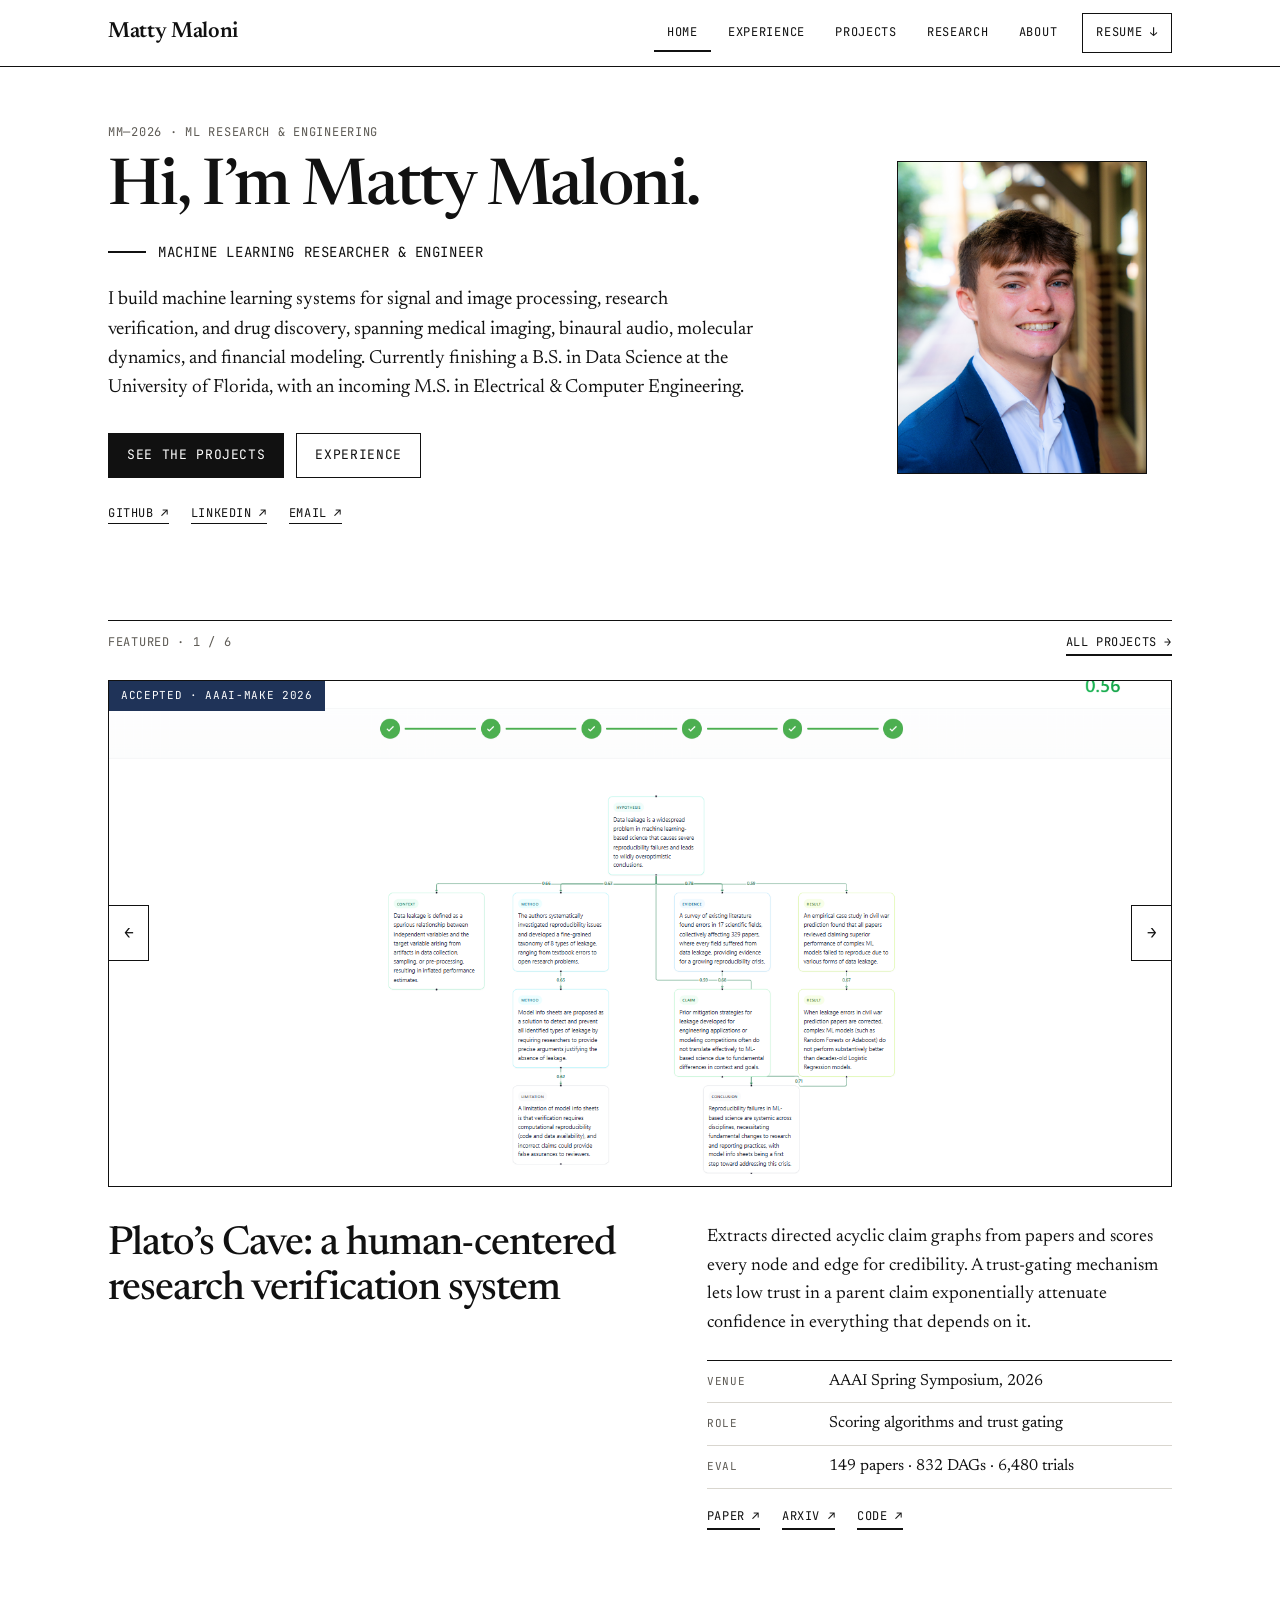
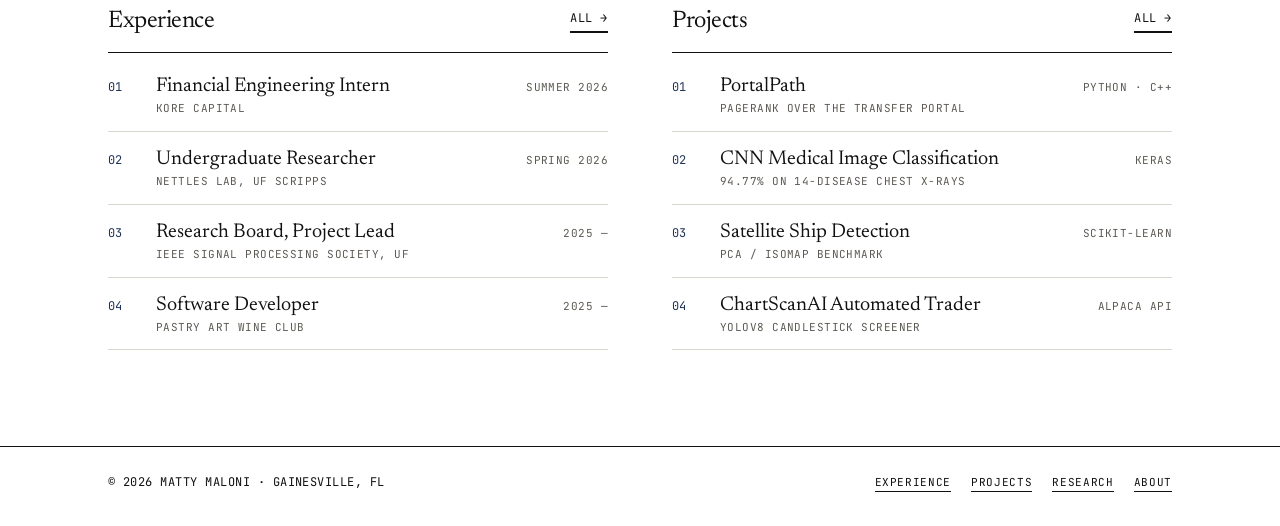
<file: index.html>
<!DOCTYPE html>
<html lang="en">
<head>
    <meta charset="UTF-8">
    <meta name="viewport" content="width=device-width, initial-scale=1.0">
    <title>Matty Maloni · ML Researcher &amp; Engineer</title>
    <meta name="description" content="Matthew Maloni: machine learning for signal and image processing, research verification systems, and drug discovery. B.S. Data Science, University of Florida.">
    <link rel="icon" href="data:image/svg+xml,%3Csvg xmlns='http://www.w3.org/2000/svg' viewBox='0 0 64 64'%3E%3Crect width='64' height='64' fill='%231d3fd6'/%3E%3Ctext x='32' y='43' font-family='monospace' font-size='26' font-weight='700' fill='white' text-anchor='middle'%3EMM%3C/text%3E%3C/svg%3E">
    <link rel="preconnect" href="https://fonts.googleapis.com">
    <link rel="preconnect" href="https://fonts.gstatic.com" crossorigin>
    <link href="https://fonts.googleapis.com/css2?family=JetBrains+Mono:wght@400;500&family=Newsreader:ital,opsz,wght@0,6..72,400;0,6..72,500;0,6..72,600;1,6..72,400&display=swap" rel="stylesheet">
    <link rel="stylesheet" href="styles.css">
</head>
<body>
    <header class="site-header">
        <div class="wrap">
            <a href="index.html" class="brand" aria-label="Matty Maloni, home">
                Matty Maloni
            </a>
            <button class="menu-btn" aria-expanded="false" aria-controls="site-nav">Menu</button>
            <nav class="nav" id="site-nav" aria-label="Main">
                <a href="index.html" aria-current="page">Home</a>
                <a href="experience.html">Experience</a>
                <a href="projects.html">Projects</a>
                <a href="research.html">Research</a>
                <a href="about.html">About</a>
                <a href="Matthew_Maloni_Resume.pdf" class="resume" target="_blank" rel="noopener noreferrer">Resume ↓</a>
            </nav>
        </div>
    </header>

    <main>
    <section class="intro">
        <div class="wrap intro-grid">
            <div>
                <p class="label">MM—2026 · ML research &amp; engineering</p>
                <h1>Hi, I’m <em>Matty Maloni</em>.</h1>
                <p class="role">Machine Learning Researcher &amp; Engineer</p>
                <p class="lede">
                    I build machine learning systems for signal and image processing, research verification,
                    and drug discovery, spanning medical imaging, binaural audio, molecular dynamics, and
                    financial modeling. Currently finishing a B.S. in Data Science at the University of Florida,
                    with an incoming M.S. in Electrical &amp; Computer Engineering.
                </p>
                <div class="cta">
                    <a href="projects.html" class="btn primary">See the projects</a>
                    <a href="experience.html" class="btn">Experience</a>
                </div>
                <div class="socials">
                    <a href="https://github.com/mattymaloni" target="_blank" rel="noopener noreferrer">GitHub ↗</a>
                    <a href="https://www.linkedin.com/in/matthew-maloni/" target="_blank" rel="noopener noreferrer">LinkedIn ↗</a>
                    <a href="mailto:matjmaloni@gmail.com">Email ↗</a>
                </div>
            </div>
            <figure class="portrait">
                <div class="plate">
                    <img src="images/headshot.jpeg" alt="Photo of Matty Maloni">
                </div>
            </figure>
        </div>
    </section>

    <section class="feature" aria-roledescription="carousel" aria-label="Featured projects">
        <div class="wrap">
            <div class="section-bar">
                <p class="label">Featured · <span id="slide-count">1 / 6</span></p>
                <div class="carousel-nav">
                    <a class="arrow-link" href="projects.html">All projects →</a>
                </div>
            </div>
            <article class="slide" aria-roledescription="slide" aria-label="1 of 6">
                <div class="figure">
                    <span class="tag accepted">Accepted · AAAI-MAKE 2026</span>
                    <img src="images/platos_cave_photo.png" alt="Plato’s Cave claim graph with credibility scores on each node and edge">
                    <button type="button" class="slide-btn prev" aria-label="Previous project">←</button>
                    <button type="button" class="slide-btn next" aria-label="Next project">→</button>
                </div>
                <div class="feature-body">
                    <h2>Plato’s Cave: a human-centered research verification system</h2>
                    <div>
                        <p>Extracts directed acyclic claim graphs from papers and scores every node and edge for credibility. A trust-gating mechanism lets low trust in a parent claim exponentially attenuate confidence in everything that depends on it.</p>
                        <dl class="specs"><div><dt>Venue</dt><dd>AAAI Spring Symposium, 2026</dd></div><div><dt>Role</dt><dd>Scoring algorithms and trust gating</dd></div><div><dt>Eval</dt><dd>149 papers · 832 DAGs · 6,480 trials</dd></div></dl>
                        <div class="links"><a class="arrow-link" href="https://ojs.aaai.org/index.php/AAAI-SS/article/view/42575" target="_blank" rel="noopener noreferrer">Paper ↗</a><a class="arrow-link" href="https://arxiv.org/abs/2603.23526" target="_blank" rel="noopener noreferrer">arXiv ↗</a><a class="arrow-link" href="https://github.com/matheusmaldaner/PlatosCave" target="_blank" rel="noopener noreferrer">Code ↗</a></div>
                    </div>
                </div>
            </article>
            <article class="slide" hidden aria-roledescription="slide" aria-label="2 of 6">
                <div class="figure fit">
                    
                    <img src="images/portalpath.png" alt="PortalPath app visualization" loading="lazy">
                    <button type="button" class="slide-btn prev" aria-label="Previous project">←</button>
                    <button type="button" class="slide-btn next" aria-label="Next project">→</button>
                </div>
                <div class="feature-body">
                    <h2>PortalPath: transfer portal rankings</h2>
                    <div>
                        <p>End-to-end data pipeline over the CollegeFootballData API, condensing 726K raw statistical records into a PageRank-based prestige-diffusion model over an inter-program transfer graph. Deployed with an interactive Dash and Bokeh dashboard.</p>
                        <dl class="specs"><div><dt>Data</dt><dd>726K records · 5,201 edges</dd></div><div><dt>Method</dt><dd>PageRank prestige diffusion</dd></div><div><dt>Stack</dt><dd>Python · C++ · Dash</dd></div></dl>
                        <div class="links"><a class="arrow-link" href="https://github.com/mattymaloni/PortalPath" target="_blank" rel="noopener noreferrer">Code ↗</a><a class="arrow-link" href="https://portalpath.onrender.com/" target="_blank" rel="noopener noreferrer">Live site ↗</a></div>
                    </div>
                </div>
            </article>
            <article class="slide" hidden aria-roledescription="slide" aria-label="3 of 6">
                <div class="figure fit">
                    
                    <img src="images/chest_examples.png" alt="Chest X-ray examples for CNN classification" loading="lazy">
                    <button type="button" class="slide-btn prev" aria-label="Previous project">←</button>
                    <button type="button" class="slide-btn next" aria-label="Next project">→</button>
                </div>
                <div class="feature-body">
                    <h2>CNN medical image classification</h2>
                    <div>
                        <p>Compared four CNN architectures (249K–16.9M parameters) across chest X-ray and diabetic retinopathy classification over 78,468 images.</p>
                        <dl class="specs"><div><dt>Result</dt><dd>94.77% accuracy · 83.61% AUC</dd></div><div><dt>Task</dt><dd>14-disease chest X-rays</dd></div><div><dt>Stack</dt><dd>TensorFlow/Keras · HiPerGator</dd></div></dl>
                        <div class="links"><a class="arrow-link" href="CNNs for Medical Image Classification.pdf" target="_blank" rel="noopener noreferrer">Report ↗</a></div>
                    </div>
                </div>
            </article>
            <article class="slide" hidden aria-roledescription="slide" aria-label="4 of 6">
                <div class="figure fit">
                    
                    <img src="images/Ship_detections.jpg" alt="Satellite ship detection visualization" loading="lazy">
                    <button type="button" class="slide-btn prev" aria-label="Previous project">←</button>
                    <button type="button" class="slide-btn next" aria-label="Next project">→</button>
                </div>
                <div class="feature-body">
                    <h2>Dimensionality reduction for satellite ship detection</h2>
                    <div>
                        <p>Benchmarked nine PCA/ISOMAP and classifier configurations on 4,000 satellite images, while showing the top-accuracy model failed operationally in practice.</p>
                        <dl class="specs"><div><dt>Result</dt><dd>96.75% accuracy at 82× throughput</dd></div><div><dt>Method</dt><dd>PCA / ISOMAP</dd></div><div><dt>Stack</dt><dd>scikit-learn · HiPerGator</dd></div></dl>
                        <div class="links"><a class="arrow-link" href="Dimensionality Reduction for Satellite Ship Detection.pdf" target="_blank" rel="noopener noreferrer">Report ↗</a></div>
                    </div>
                </div>
            </article>
            <article class="slide" hidden aria-roledescription="slide" aria-label="5 of 6">
                <div class="figure fit">
                    
                    <img src="images/taxi_vs_rideshare.png" alt="NYC Yellow Taxi Earnings Analysis preview" loading="lazy">
                    <button type="button" class="slide-btn prev" aria-label="Previous project">←</button>
                    <button type="button" class="slide-btn next" aria-label="Next project">→</button>
                </div>
                <div class="feature-body">
                    <h2>NYC yellow taxi earnings prediction</h2>
                    <div>
                        <p>Applied linear and Lasso regression with 5-fold cross-validation to 2023 NYC taxi trip records, with interpretable, actionable coefficients for drivers.</p>
                        <dl class="specs"><div><dt>Result</dt><dd>Fares R² 0.93 · tips R² 0.55</dd></div><div><dt>Method</dt><dd>Linear and Lasso regression</dd></div><div><dt>Stack</dt><dd>scikit-learn</dd></div></dl>
                        <div class="links"><a class="arrow-link" href="Improving_NYC_Yellow_Taxi_Earnings.pdf" target="_blank" rel="noopener noreferrer">Report ↗</a></div>
                    </div>
                </div>
            </article>
            <article class="slide" hidden aria-roledescription="slide" aria-label="6 of 6">
                <div class="figure fit">
                    
                    <img src="images/out3.jpg" alt="Automated Trading System preview" loading="lazy">
                    <button type="button" class="slide-btn prev" aria-label="Previous project">←</button>
                    <button type="button" class="slide-btn next" aria-label="Next project">→</button>
                </div>
                <div class="feature-body">
                    <h2>ChartScanAI automated trader</h2>
                    <div>
                        <p>Integrated a pretrained YOLOv8 candlestick-pattern detector into a daily screening pipeline, with historical backtesting and paper-trade execution via the Alpaca API.</p>
                        <dl class="specs"><div><dt>Scale</dt><dd>500+ equities screened daily</dd></div><div><dt>Model</dt><dd>YOLOv8</dd></div><div><dt>Stack</dt><dd>Python · Alpaca API</dd></div></dl>
                        <div class="links"><a class="arrow-link" href="https://github.com/mattymaloni/ChartScanAIAutomatedTrader" target="_blank" rel="noopener noreferrer">Code ↗</a></div>
                    </div>
                </div>
            </article>
        </div>
    </section>

    <section class="more">
        <div class="wrap more-grid">
            <div>
                <h3><span>Experience</span><a class="arrow-link" href="experience.html">All →</a></h3>
                <ul class="index">
                    <li><a href="experience.html"><span class="n">01</span><span class="t">Financial Engineering Intern<small>Kore Capital</small></span><span class="d">Summer 2026</span></a></li>
                    <li><a href="experience.html"><span class="n">02</span><span class="t">Undergraduate Researcher<small>Nettles Lab, UF Scripps</small></span><span class="d">Spring 2026</span></a></li>
                    <li><a href="experience.html"><span class="n">03</span><span class="t">Research Board, Project Lead<small>IEEE Signal Processing Society, UF</small></span><span class="d">2025 —</span></a></li>
                    <li><a href="experience.html"><span class="n">04</span><span class="t">Software Developer<small>Pastry Art Wine Club</small></span><span class="d">2025 —</span></a></li>
                </ul>
            </div>
            <div>
                <h3><span>Projects</span><a class="arrow-link" href="projects.html">All →</a></h3>
                <ul class="index">
                    <li><a href="projects.html"><span class="n">01</span><span class="t">PortalPath<small>PageRank over the transfer portal</small></span><span class="d">Python · C++</span></a></li>
                    <li><a href="projects.html"><span class="n">02</span><span class="t">CNN Medical Image Classification<small>94.77% on 14-disease chest X-rays</small></span><span class="d">Keras</span></a></li>
                    <li><a href="projects.html"><span class="n">03</span><span class="t">Satellite Ship Detection<small>PCA / ISOMAP benchmark</small></span><span class="d">scikit-learn</span></a></li>
                    <li><a href="projects.html"><span class="n">04</span><span class="t">ChartScanAI Automated Trader<small>YOLOv8 candlestick screener</small></span><span class="d">Alpaca API</span></a></li>
                </ul>
            </div>
        </div>
    </section>
    </main>

    <footer class="site-footer">
        <div class="wrap">
            <p class="mono">© 2026 Matty Maloni · Gainesville, FL</p>
            <nav aria-label="Footer"><a href="experience.html">Experience</a> <a href="projects.html">Projects</a> <a href="research.html">Research</a> <a href="about.html">About</a></nav>
        </div>
    </footer>
    <script src="script.js"></script>
</body>
</html>
</file>
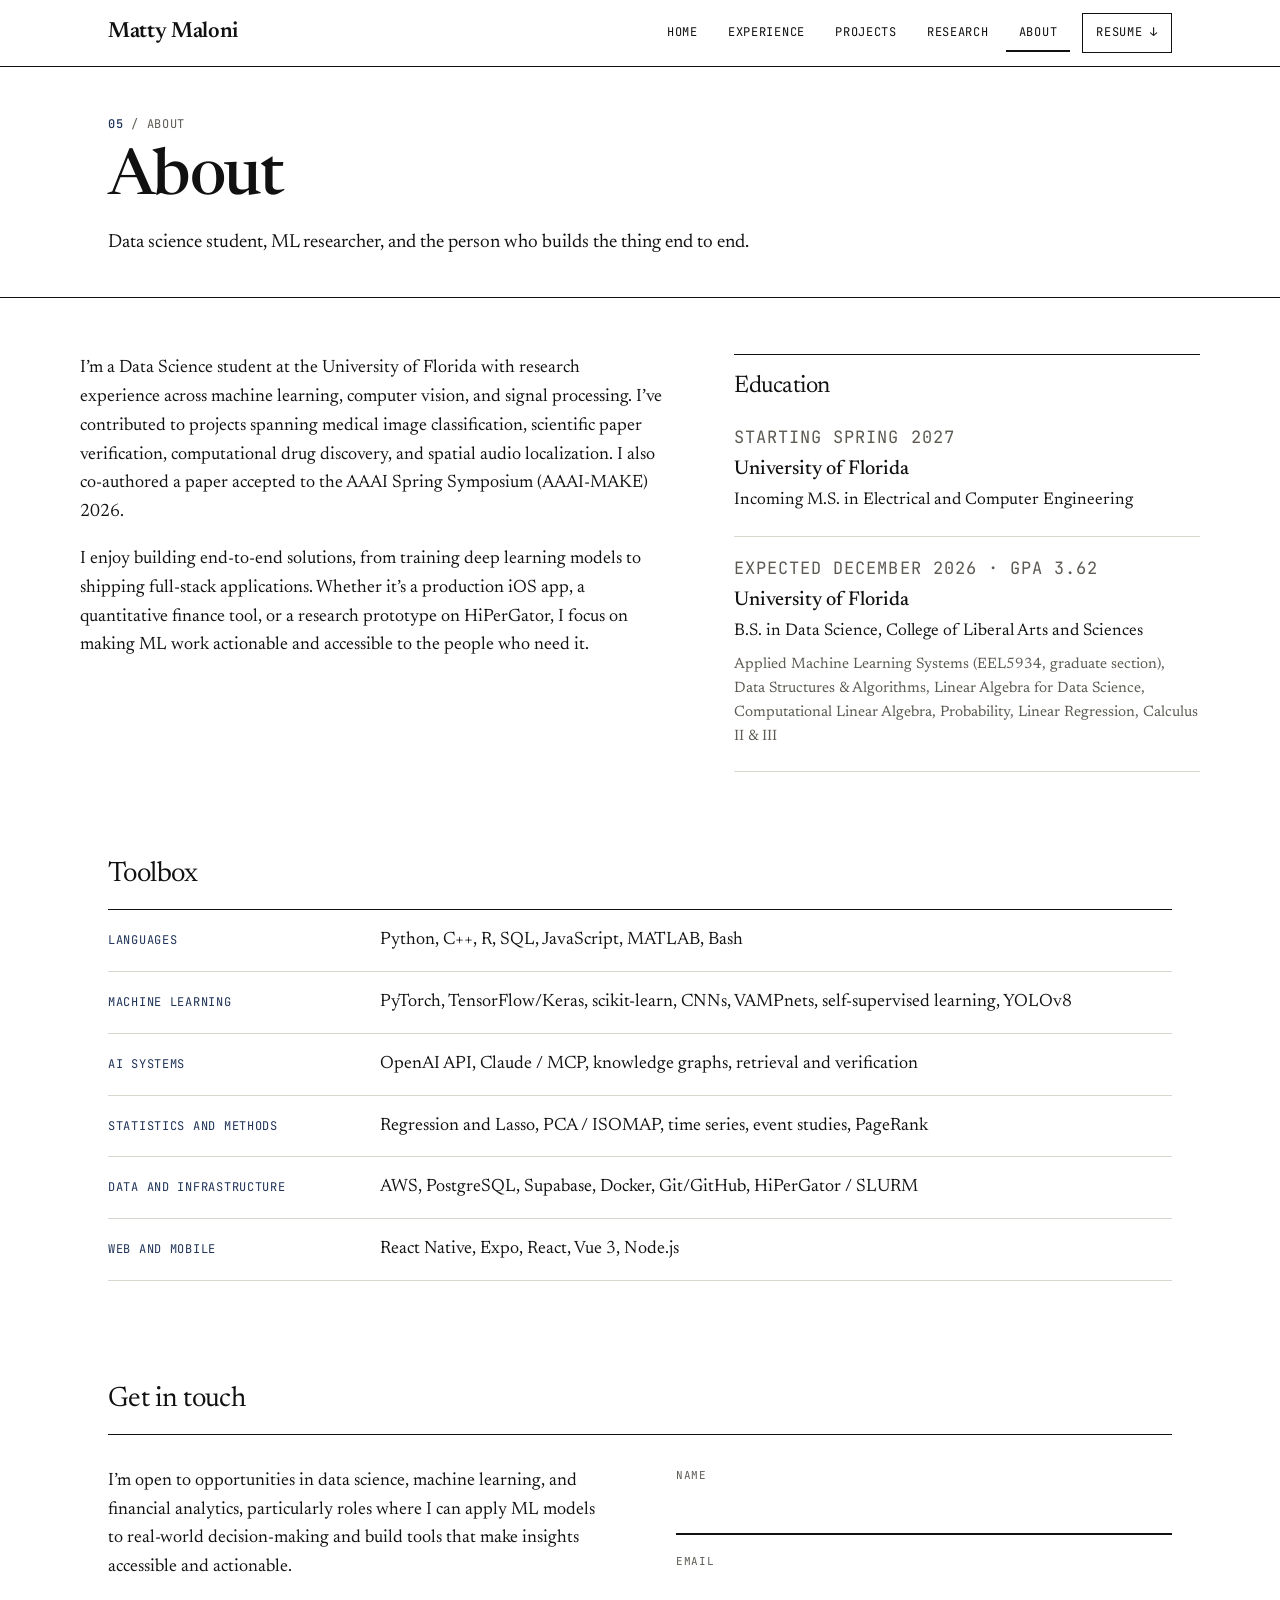
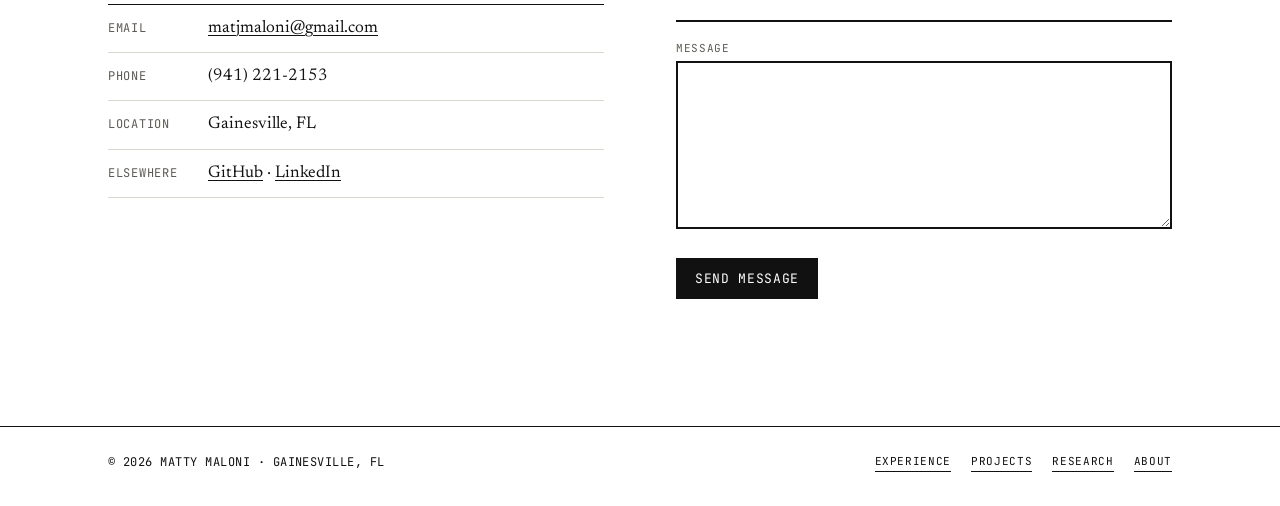
<file: about.html>
<!DOCTYPE html>
<html lang="en">
<head>
    <meta charset="UTF-8">
    <meta name="viewport" content="width=device-width, initial-scale=1.0">
    <title>About · Matty Maloni</title>
    <meta name="description" content="About Matty Maloni: Data Science at the University of Florida, incoming M.S. in Electrical and Computer Engineering. Skills, education, and contact.">
    <link rel="icon" href="data:image/svg+xml,%3Csvg xmlns='http://www.w3.org/2000/svg' viewBox='0 0 64 64'%3E%3Crect width='64' height='64' fill='%231d3fd6'/%3E%3Ctext x='32' y='43' font-family='monospace' font-size='26' font-weight='700' fill='white' text-anchor='middle'%3EMM%3C/text%3E%3C/svg%3E">
    <link rel="preconnect" href="https://fonts.googleapis.com">
    <link rel="preconnect" href="https://fonts.gstatic.com" crossorigin>
    <link href="https://fonts.googleapis.com/css2?family=JetBrains+Mono:wght@400;500&family=Newsreader:ital,opsz,wght@0,6..72,400;0,6..72,500;0,6..72,600;1,6..72,400&display=swap" rel="stylesheet">
    <link rel="stylesheet" href="styles.css">
</head>
<body>
    <header class="site-header">
        <div class="wrap">
            <a href="index.html" class="brand" aria-label="Matty Maloni, home">
                Matty Maloni
            </a>
            <button class="menu-btn" aria-expanded="false" aria-controls="site-nav">Menu</button>
            <nav class="nav" id="site-nav" aria-label="Main">
                <a href="index.html">Home</a>
                <a href="experience.html">Experience</a>
                <a href="projects.html">Projects</a>
                <a href="research.html">Research</a>
                <a href="about.html" aria-current="page">About</a>
                <a href="Matthew_Maloni_Resume.pdf" class="resume" target="_blank" rel="noopener noreferrer">Resume ↓</a>
            </nav>
        </div>
    </header>

    <section class="page-head">
        <div class="wrap">
            <p class="label"><b>05</b> / About</p>
            <h1>About</h1>
            <p class="lede">Data science student, ML researcher, and the person who builds the thing end to end.</p>
        </div>
    </section>
    <main>
    <section class="about wrap">
        <div>
            <p class="first">
                I’m a Data Science student at the University of Florida with research experience across
                machine learning, computer vision, and signal processing. I’ve contributed to projects
                spanning medical image classification, scientific paper verification, computational drug
                discovery, and spatial audio localization. I also co-authored a paper accepted to the
                AAAI Spring Symposium (AAAI-MAKE) 2026.
            </p>
            <p>
                I enjoy building end-to-end solutions, from training deep learning models to shipping
                full-stack applications. Whether it’s a production iOS app, a quantitative finance tool,
                or a research prototype on HiPerGator, I focus on making ML work actionable and accessible
                to the people who need it.
            </p>
        </div>
        <div class="edu">
            <h3>Education</h3>
            <div class="edu-item">
                <p class="label">Starting Spring 2027</p>
                <h4>University of Florida</h4>
                <p>Incoming M.S. in Electrical and Computer Engineering</p>
            </div>
            <div class="edu-item">
                <p class="label">Expected December 2026 · GPA 3.62</p>
                <h4>University of Florida</h4>
                <p>B.S. in Data Science, College of Liberal Arts and Sciences</p>
                <p class="courses">
                    Applied Machine Learning Systems (EEL5934, graduate section), Data Structures &amp; Algorithms,
                    Linear Algebra for Data Science, Computational Linear Algebra, Probability, Linear Regression,
                    Calculus II &amp; III
                </p>
            </div>
        </div>
    </section>

    <section class="toolbox">
        <div class="wrap">
            <h2>Toolbox</h2>
            <dl>
                <div class="row"><dt>Languages</dt><dd>Python, C++, R, SQL, JavaScript, MATLAB, Bash</dd></div>
                <div class="row"><dt>Machine learning</dt><dd>PyTorch, TensorFlow/Keras, scikit-learn, CNNs, VAMPnets, self-supervised learning, YOLOv8</dd></div>
                <div class="row"><dt>AI systems</dt><dd>OpenAI API, Claude / MCP, knowledge graphs, retrieval and verification</dd></div>
                <div class="row"><dt>Statistics and methods</dt><dd>Regression and Lasso, PCA / ISOMAP, time series, event studies, PageRank</dd></div>
                <div class="row"><dt>Data and infrastructure</dt><dd>AWS, PostgreSQL, Supabase, Docker, Git/GitHub, HiPerGator / SLURM</dd></div>
                <div class="row"><dt>Web and mobile</dt><dd>React Native, Expo, React, Vue 3, Node.js</dd></div>
                </dl>
        </div>
    </section>

    <section class="contact" id="contact">
        <div class="wrap">
            <h2>Get in touch</h2>
            <div class="contact-grid">
                <div>
                    <p>
                        I’m open to opportunities in data science, machine learning, and financial analytics,
                        particularly roles where I can apply ML models to real-world decision-making and build
                        tools that make insights accessible and actionable.
                    </p>
                    <ul class="contact-list">
                        <li><span class="label">Email</span><a href="mailto:matjmaloni@gmail.com">matjmaloni@gmail.com</a></li>
                        <li><span class="label">Phone</span><span>(941) 221-2153</span></li>
                        <li><span class="label">Location</span><span>Gainesville, FL</span></li>
                        <li><span class="label">Elsewhere</span><span><a href="https://github.com/mattymaloni" target="_blank" rel="noopener noreferrer">GitHub</a> · <a href="https://www.linkedin.com/in/matthew-maloni/" target="_blank" rel="noopener noreferrer">LinkedIn</a></span></li>
                    </ul>
                </div>
                <form name="contact" method="POST" data-netlify="true" netlify-honeypot="bot-field" id="contact-form">
                    <input type="hidden" name="form-name" value="contact">
                    <p style="position:absolute; left:-9999px;">
                        <label>Don’t fill this out: <input name="bot-field"></label>
                    </p>
                    <div class="field"><label for="name">Name</label><input type="text" id="name" name="name" required></div>
                    <div class="field"><label for="email">Email</label><input type="email" id="email" name="email" required></div>
                    <div class="field"><label for="message">Message</label><textarea id="message" name="message" rows="5" required></textarea></div>
                    <button type="submit" class="btn primary">Send message</button>
                    <p class="form-status" id="form-status" role="status"></p>
                </form>
            </div>
        </div>
    </section>
    </main>

    <footer class="site-footer">
        <div class="wrap">
            <p class="mono">© 2026 Matty Maloni · Gainesville, FL</p>
            <nav aria-label="Footer"><a href="experience.html">Experience</a> <a href="projects.html">Projects</a> <a href="research.html">Research</a> <a href="about.html">About</a></nav>
        </div>
    </footer>
    <script src="script.js"></script>
</body>
</html>
</file>
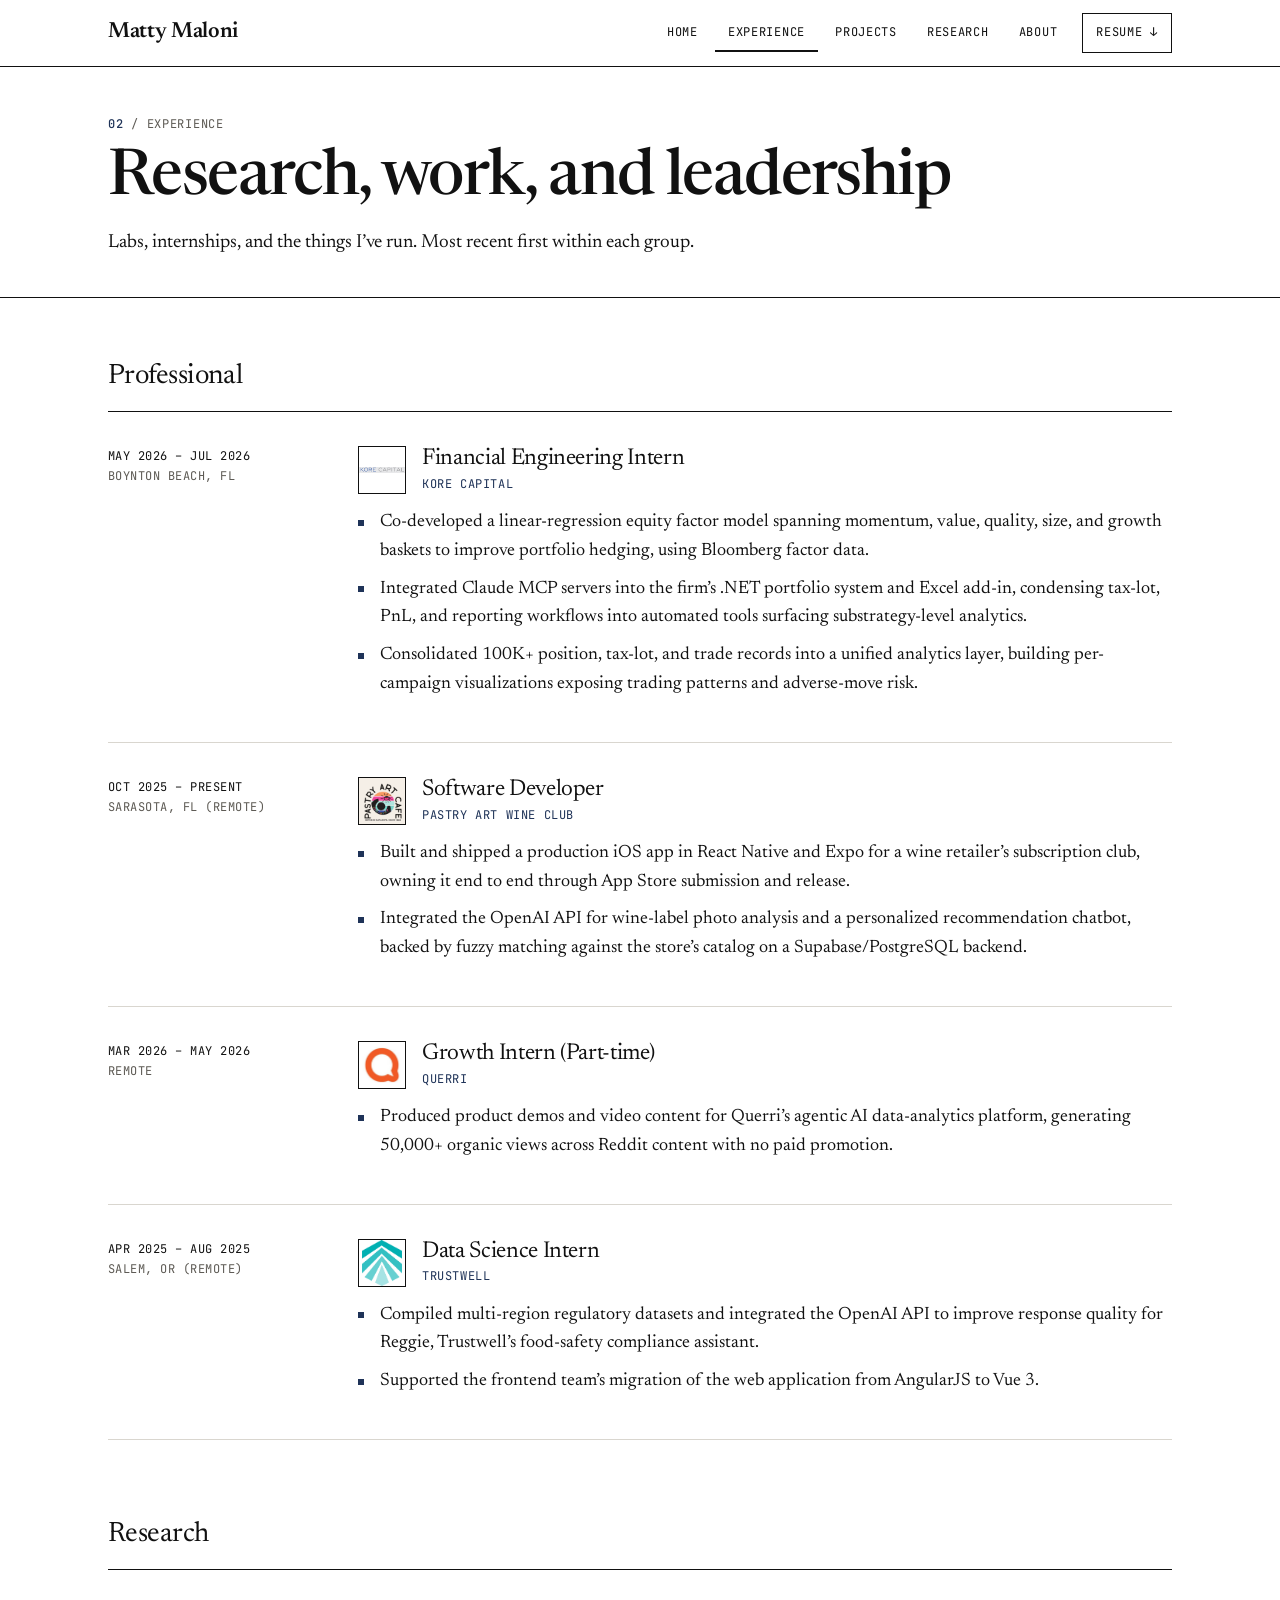
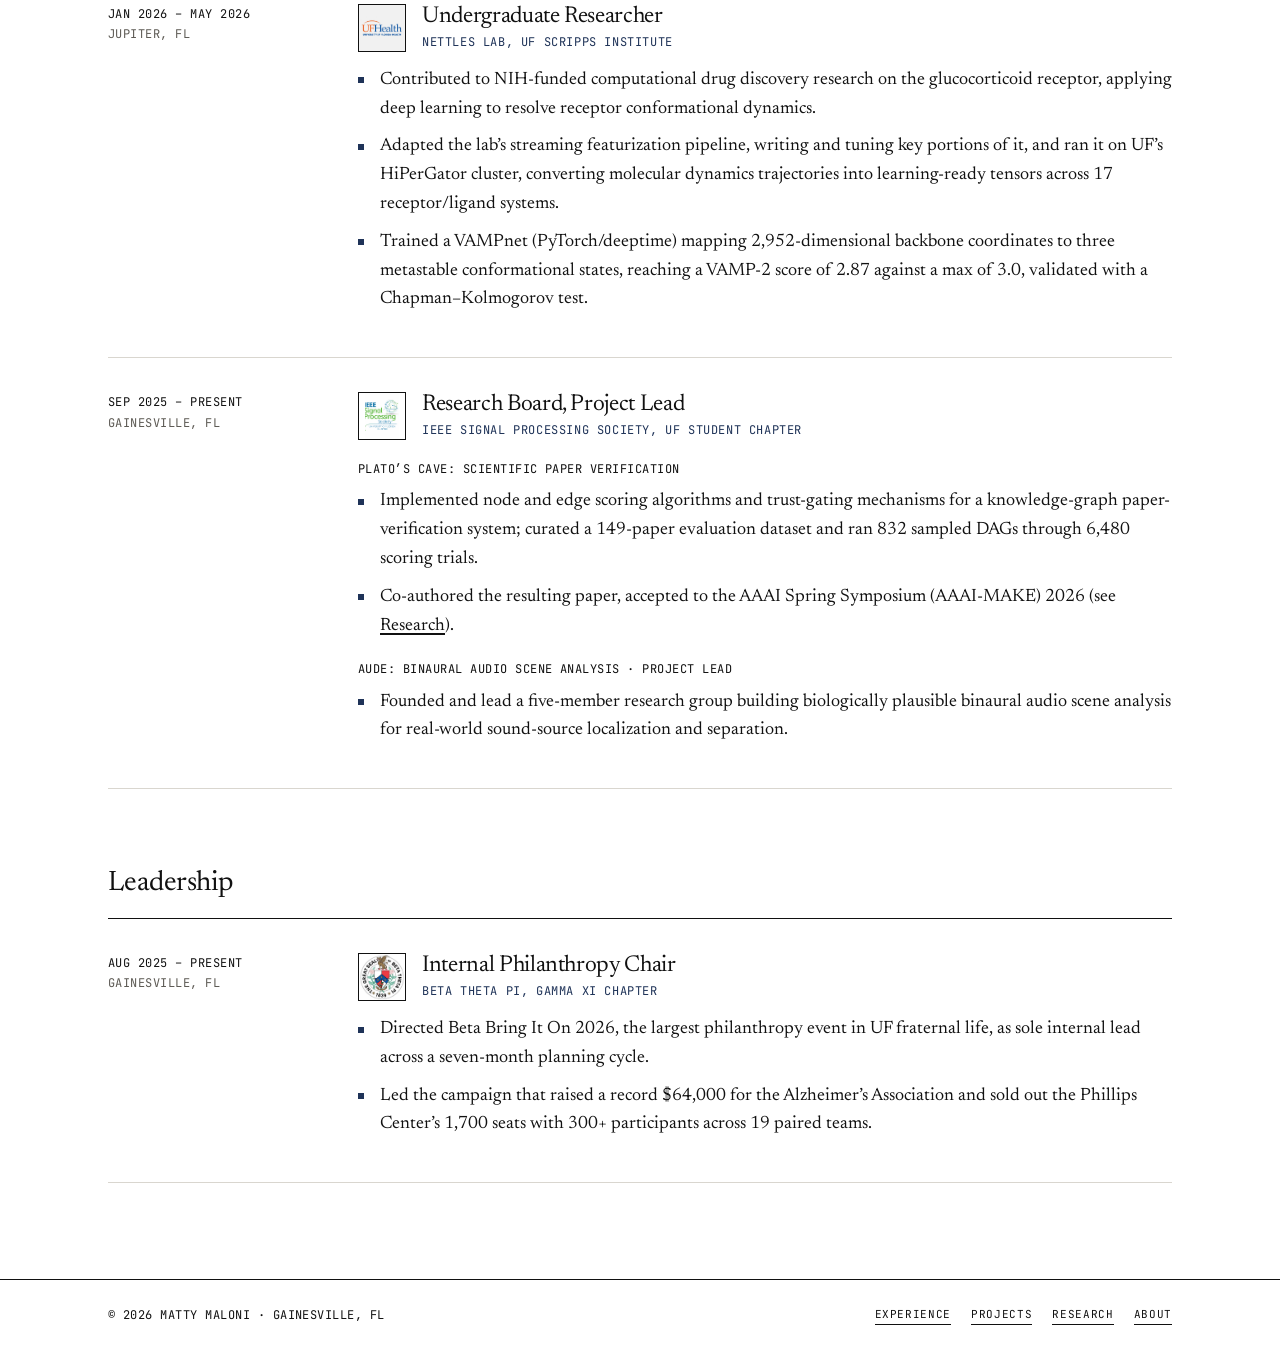
<file: experience.html>
<!DOCTYPE html>
<html lang="en">
<head>
    <meta charset="UTF-8">
    <meta name="viewport" content="width=device-width, initial-scale=1.0">
    <title>Experience · Matty Maloni</title>
    <meta name="description" content="Research, internships, and leadership: Nettles Lab, IEEE SPS, Kore Capital, Pastry Art Wine Club, Querri, Trustwell.">
    <link rel="icon" href="data:image/svg+xml,%3Csvg xmlns='http://www.w3.org/2000/svg' viewBox='0 0 64 64'%3E%3Crect width='64' height='64' fill='%231d3fd6'/%3E%3Ctext x='32' y='43' font-family='monospace' font-size='26' font-weight='700' fill='white' text-anchor='middle'%3EMM%3C/text%3E%3C/svg%3E">
    <link rel="preconnect" href="https://fonts.googleapis.com">
    <link rel="preconnect" href="https://fonts.gstatic.com" crossorigin>
    <link href="https://fonts.googleapis.com/css2?family=JetBrains+Mono:wght@400;500&family=Newsreader:ital,opsz,wght@0,6..72,400;0,6..72,500;0,6..72,600;1,6..72,400&display=swap" rel="stylesheet">
    <link rel="stylesheet" href="styles.css">
</head>
<body>
    <header class="site-header">
        <div class="wrap">
            <a href="index.html" class="brand" aria-label="Matty Maloni, home">
                Matty Maloni
            </a>
            <button class="menu-btn" aria-expanded="false" aria-controls="site-nav">Menu</button>
            <nav class="nav" id="site-nav" aria-label="Main">
                <a href="index.html">Home</a>
                <a href="experience.html" aria-current="page">Experience</a>
                <a href="projects.html">Projects</a>
                <a href="research.html">Research</a>
                <a href="about.html">About</a>
                <a href="Matthew_Maloni_Resume.pdf" class="resume" target="_blank" rel="noopener noreferrer">Resume ↓</a>
            </nav>
        </div>
    </header>

    <section class="page-head">
        <div class="wrap">
            <p class="label"><b>02</b> / Experience</p>
            <h1>Research, <em>work</em>, and leadership</h1>
            <p class="lede">Labs, internships, and the things I’ve run. Most recent first within each group.</p>
        </div>
    </section>
    <main>
    <section class="xp">
        <div class="wrap">
            <div class="xp-group">
                <h2>Professional</h2>
            <div class="entry">
                <div class="when">May 2026 – Jul 2026<span>Boynton Beach, FL</span></div>
                <div>
                    <div class="entry-head">
                        <img src="images/Kore.png" alt="">
                        <div><h3>Financial Engineering Intern</h3><p>Kore Capital</p></div>
                    </div>
                    
                    <ul><li>Co-developed a linear-regression equity factor model spanning momentum, value, quality, size, and growth baskets to improve portfolio hedging, using Bloomberg factor data.</li><li>Integrated Claude MCP servers into the firm’s .NET portfolio system and Excel add-in, condensing tax-lot, PnL, and reporting workflows into automated tools surfacing substrategy-level analytics.</li><li>Consolidated 100K+ position, tax-lot, and trade records into a unified analytics layer, building per-campaign visualizations exposing trading patterns and adverse-move risk.</li></ul>
                </div>
            </div>
            <div class="entry">
                <div class="when">Oct 2025 – Present<span>Sarasota, FL (Remote)</span></div>
                <div>
                    <div class="entry-head">
                        <img src="images/icon.png" alt="">
                        <div><h3>Software Developer</h3><p>Pastry Art Wine Club</p></div>
                    </div>
                    
                    <ul><li>Built and shipped a production iOS app in React Native and Expo for a wine retailer’s subscription club, owning it end to end through App Store submission and release.</li><li>Integrated the OpenAI API for wine-label photo analysis and a personalized recommendation chatbot, backed by fuzzy matching against the store’s catalog on a Supabase/PostgreSQL backend.</li></ul>
                </div>
            </div>
            <div class="entry">
                <div class="when">Mar 2026 – May 2026<span>Remote</span></div>
                <div>
                    <div class="entry-head">
                        <img src="images/Querri.jpg" alt="">
                        <div><h3>Growth Intern (Part-time)</h3><p>Querri</p></div>
                    </div>
                    
                    <ul><li>Produced product demos and video content for Querri’s agentic AI data-analytics platform, generating 50,000+ organic views across Reddit content with no paid promotion.</li></ul>
                </div>
            </div>
            <div class="entry">
                <div class="when">Apr 2025 – Aug 2025<span>Salem, OR (Remote)</span></div>
                <div>
                    <div class="entry-head">
                        <img src="images/trustwell.png" alt="">
                        <div><h3>Data Science Intern</h3><p>Trustwell</p></div>
                    </div>
                    
                    <ul><li>Compiled multi-region regulatory datasets and integrated the OpenAI API to improve response quality for Reggie, Trustwell’s food-safety compliance assistant.</li><li>Supported the frontend team’s migration of the web application from AngularJS to Vue 3.</li></ul>
                </div>
            </div>
            </div>
            <div class="xp-group">
                <h2>Research</h2>
            <div class="entry">
                <div class="when">Jan 2026 – May 2026<span>Jupiter, FL</span></div>
                <div>
                    <div class="entry-head">
                        <img src="images/uf_health.jpg" alt="">
                        <div><h3>Undergraduate Researcher</h3><p>Nettles Lab, UF Scripps Institute</p></div>
                    </div>
                    
                    <ul><li>Contributed to NIH-funded computational drug discovery research on the glucocorticoid receptor, applying deep learning to resolve receptor conformational dynamics.</li><li>Adapted the lab’s streaming featurization pipeline, writing and tuning key portions of it, and ran it on UF’s HiPerGator cluster, converting molecular dynamics trajectories into learning-ready tensors across 17 receptor/ligand systems.</li><li>Trained a VAMPnet (PyTorch/deeptime) mapping 2,952-dimensional backbone coordinates to three metastable conformational states, reaching a VAMP-2 score of 2.87 against a max of 3.0, validated with a Chapman–Kolmogorov test.</li></ul>
                </div>
            </div>
            <div class="entry">
                <div class="when">Sep 2025 – Present<span>Gainesville, FL</span></div>
                <div>
                    <div class="entry-head">
                        <img src="images/SPS.png" alt="">
                        <div><h3>Research Board, Project Lead</h3><p>IEEE Signal Processing Society, UF Student Chapter</p></div>
                    </div>
                    <p class="sub">Plato’s Cave: Scientific Paper Verification</p>
                    <ul>
                        <li>Implemented node and edge scoring algorithms and trust-gating mechanisms for a knowledge-graph paper-verification system; curated a 149-paper evaluation dataset and ran 832 sampled DAGs through 6,480 scoring trials.</li>
                        <li>Co-authored the resulting paper, accepted to the AAAI Spring Symposium (AAAI-MAKE) 2026 (see <a class="inline" href="research.html">Research</a>).</li>
                    </ul>
                    <p class="sub">Aude: Binaural Audio Scene Analysis · Project Lead</p>
                    <ul>
                        <li>Founded and lead a five-member research group building biologically plausible binaural audio scene analysis for real-world sound-source localization and separation.</li>
                    </ul>
                </div>
            </div>
            </div>
            <div class="xp-group">
                <h2>Leadership</h2>
            <div class="entry">
                <div class="when">Aug 2025 – Present<span>Gainesville, FL</span></div>
                <div>
                    <div class="entry-head">
                        <img src="images/Beta.jpg" alt="">
                        <div><h3>Internal Philanthropy Chair</h3><p>Beta Theta Pi, Gamma Xi Chapter</p></div>
                    </div>
                    
                    <ul><li>Directed Beta Bring It On 2026, the largest philanthropy event in UF fraternal life, as sole internal lead across a seven-month planning cycle.</li><li>Led the campaign that raised a record $64,000 for the Alzheimer’s Association and sold out the Phillips Center’s 1,700 seats with 300+ participants across 19 paired teams.</li></ul>
                </div>
            </div>
            </div>
        </div>
    </section>
    </main>

    <footer class="site-footer">
        <div class="wrap">
            <p class="mono">© 2026 Matty Maloni · Gainesville, FL</p>
            <nav aria-label="Footer"><a href="experience.html">Experience</a> <a href="projects.html">Projects</a> <a href="research.html">Research</a> <a href="about.html">About</a></nav>
        </div>
    </footer>
    <script src="script.js"></script>
</body>
</html>
</file>
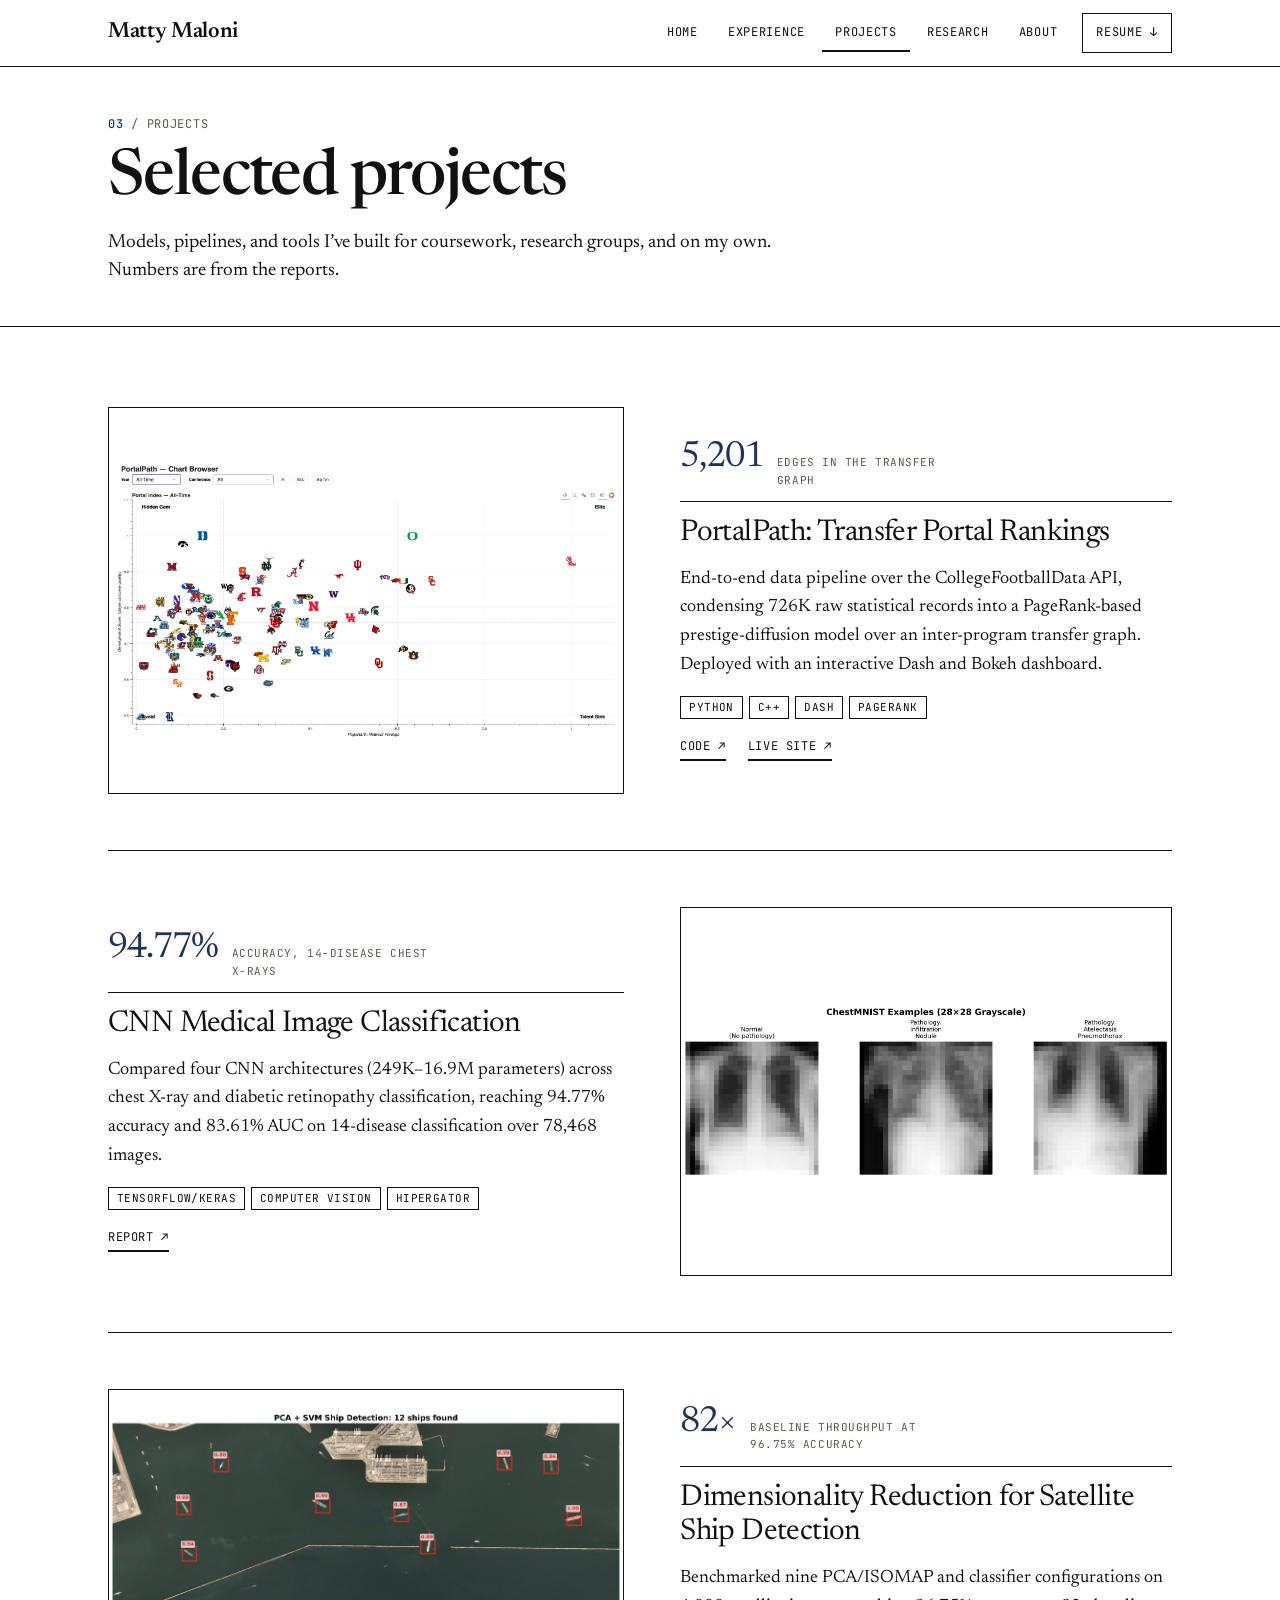
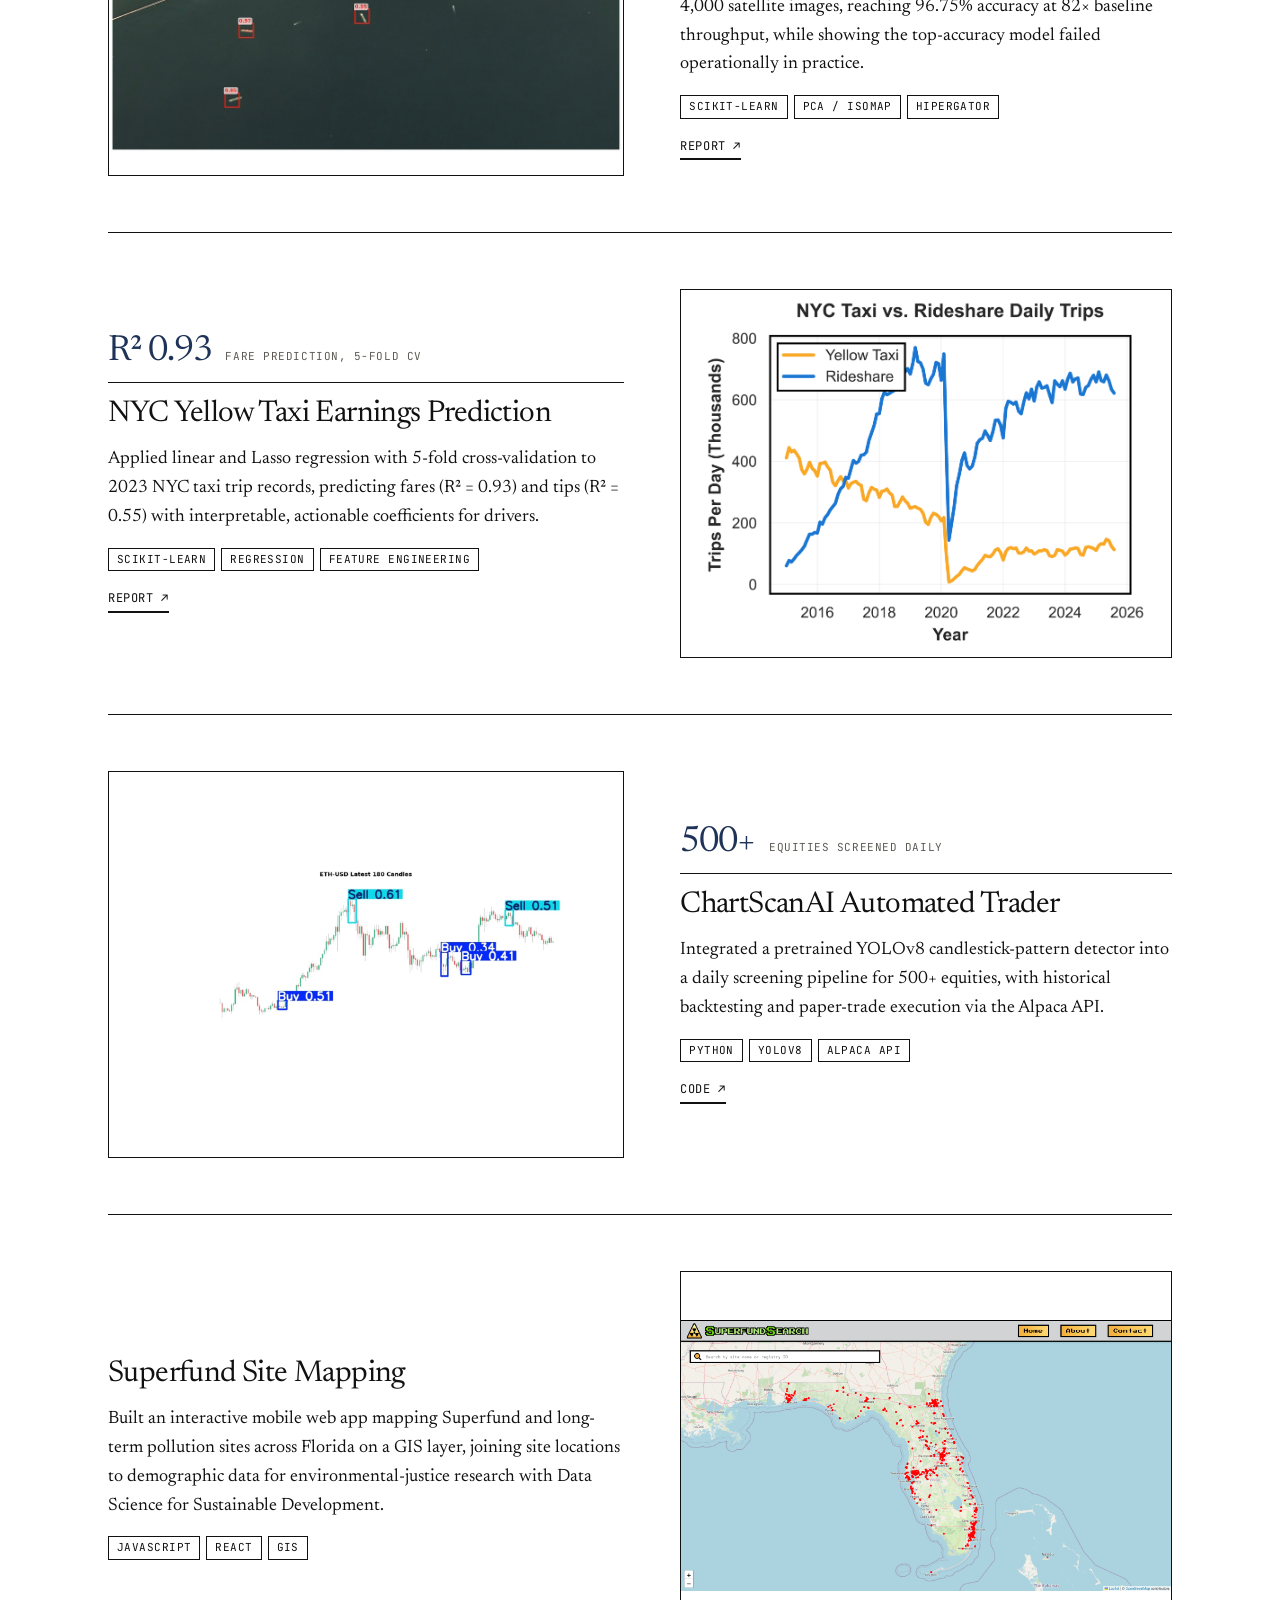
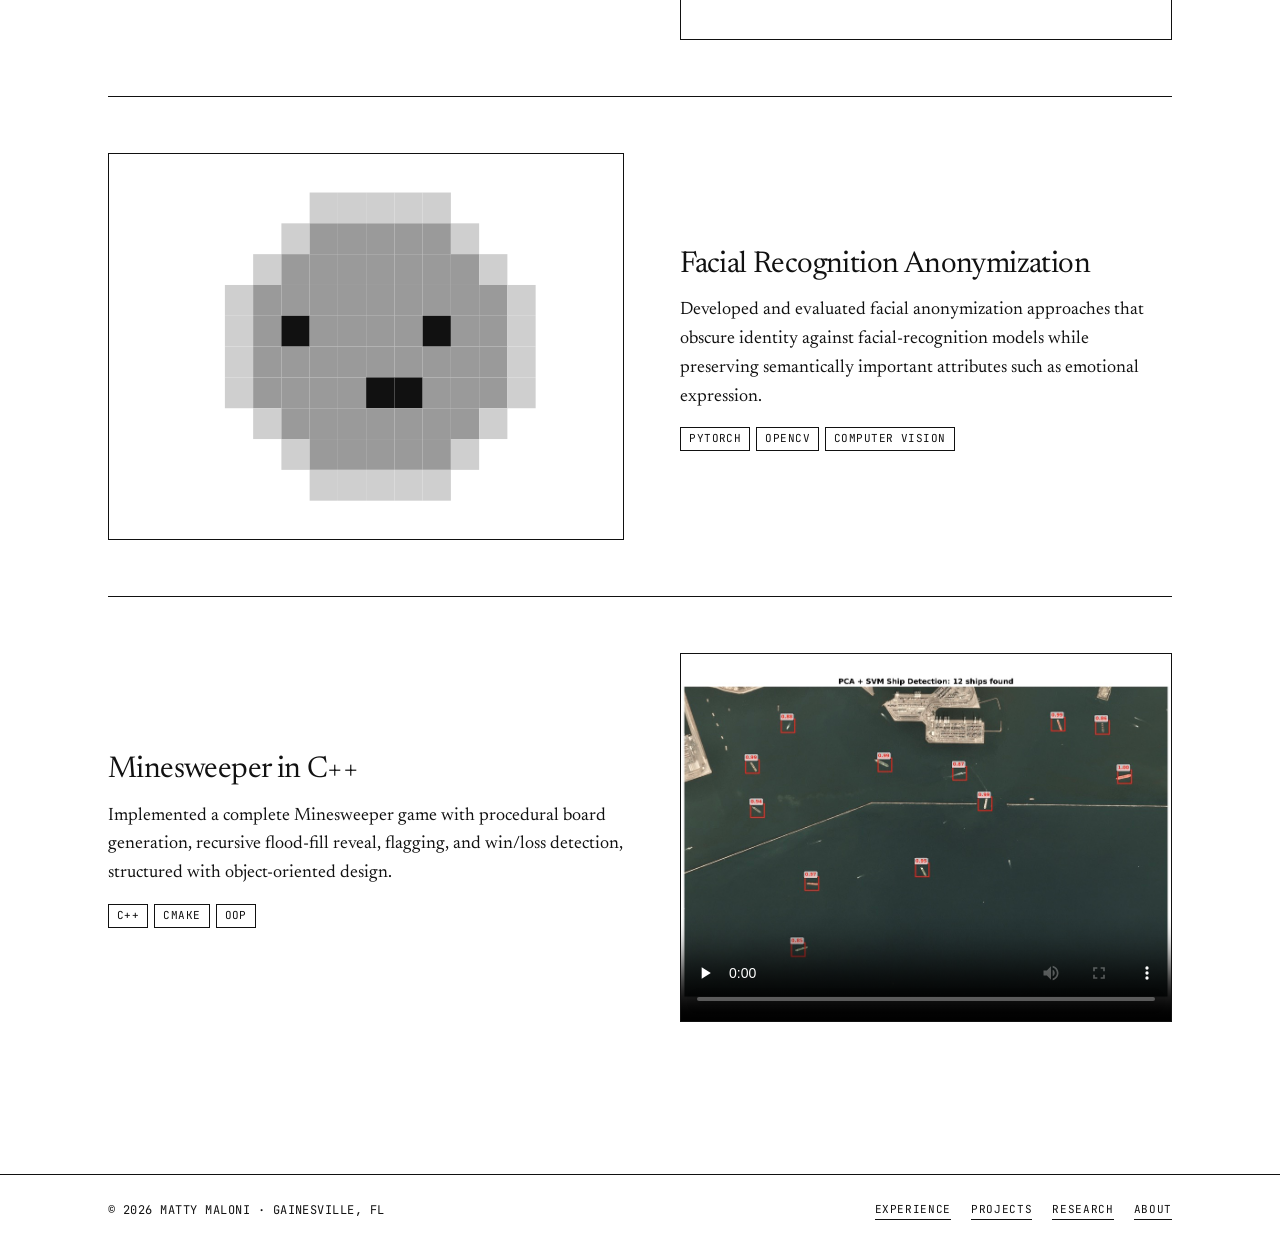
<file: projects.html>
<!DOCTYPE html>
<html lang="en">
<head>
    <meta charset="UTF-8">
    <meta name="viewport" content="width=device-width, initial-scale=1.0">
    <title>Projects · Matty Maloni</title>
    <meta name="description" content="Machine learning and data projects by Matty Maloni: PortalPath, medical image classification, satellite ship detection, and more.">
    <link rel="icon" href="data:image/svg+xml,%3Csvg xmlns='http://www.w3.org/2000/svg' viewBox='0 0 64 64'%3E%3Crect width='64' height='64' fill='%231d3fd6'/%3E%3Ctext x='32' y='43' font-family='monospace' font-size='26' font-weight='700' fill='white' text-anchor='middle'%3EMM%3C/text%3E%3C/svg%3E">
    <link rel="preconnect" href="https://fonts.googleapis.com">
    <link rel="preconnect" href="https://fonts.gstatic.com" crossorigin>
    <link href="https://fonts.googleapis.com/css2?family=JetBrains+Mono:wght@400;500&family=Newsreader:ital,opsz,wght@0,6..72,400;0,6..72,500;0,6..72,600;1,6..72,400&display=swap" rel="stylesheet">
    <link rel="stylesheet" href="styles.css">
</head>
<body>
    <header class="site-header">
        <div class="wrap">
            <a href="index.html" class="brand" aria-label="Matty Maloni, home">
                Matty Maloni
            </a>
            <button class="menu-btn" aria-expanded="false" aria-controls="site-nav">Menu</button>
            <nav class="nav" id="site-nav" aria-label="Main">
                <a href="index.html">Home</a>
                <a href="experience.html">Experience</a>
                <a href="projects.html" aria-current="page">Projects</a>
                <a href="research.html">Research</a>
                <a href="about.html">About</a>
                <a href="Matthew_Maloni_Resume.pdf" class="resume" target="_blank" rel="noopener noreferrer">Resume ↓</a>
            </nav>
        </div>
    </header>

    <section class="page-head">
        <div class="wrap">
            <p class="label"><b>03</b> / Projects</p>
            <h1>Selected <em>projects</em></h1>
            <p class="lede">Models, pipelines, and tools I’ve built for coursework, research groups, and on my own. Numbers are from the reports.</p>
        </div>
    </section>
    <main>
    <section class="proj-list">
        <div class="wrap">
        <article class="proj">
            <figure class="proj-fig" style="margin:0">
                <img src="images/portalpath.png" alt="PortalPath app visualization" loading="lazy">
            </figure>
            <div>
                <div class="metric "><strong>5,201</strong><span>edges in the transfer graph</span></div>
                <h2>PortalPath: Transfer Portal Rankings</h2>
                <p>End-to-end data pipeline over the CollegeFootballData API, condensing 726K raw statistical records into a PageRank-based prestige-diffusion model over an inter-program transfer graph. Deployed with an interactive Dash and Bokeh dashboard.</p>
                <ul class="tags"><li>Python</li><li>C++</li><li>Dash</li><li>PageRank</li></ul>
                <div class="links">
                <a class="arrow-link" href="https://github.com/mattymaloni/PortalPath" target="_blank" rel="noopener noreferrer">Code ↗</a>
                <a class="arrow-link" href="https://portalpath.onrender.com/" target="_blank" rel="noopener noreferrer">Live site ↗</a>
            </div>
            </div>
        </article>
        <article class="proj">
            <figure class="proj-fig" style="margin:0">
                <img src="images/chest_examples.png" alt="Chest X-ray examples for CNN classification" loading="lazy">
            </figure>
            <div>
                <div class="metric r"><strong>94.77%</strong><span>accuracy, 14-disease chest X-rays</span></div>
                <h2>CNN Medical Image Classification</h2>
                <p>Compared four CNN architectures (249K–16.9M parameters) across chest X-ray and diabetic retinopathy classification, reaching 94.77% accuracy and 83.61% AUC on 14-disease classification over 78,468 images.</p>
                <ul class="tags"><li>TensorFlow/Keras</li><li>Computer vision</li><li>HiPerGator</li></ul>
                <div class="links">
                <a class="arrow-link" href="CNNs for Medical Image Classification.pdf" target="_blank" rel="noopener noreferrer">Report ↗</a>
            </div>
            </div>
        </article>
        <article class="proj">
            <figure class="proj-fig" style="margin:0">
                <img src="images/Ship_detections.jpg" alt="Satellite ship detection visualization" loading="lazy">
            </figure>
            <div>
                <div class="metric y"><strong>82×</strong><span>baseline throughput at 96.75% accuracy</span></div>
                <h2>Dimensionality Reduction for Satellite Ship Detection</h2>
                <p>Benchmarked nine PCA/ISOMAP and classifier configurations on 4,000 satellite images, reaching 96.75% accuracy at 82× baseline throughput, while showing the top-accuracy model failed operationally in practice.</p>
                <ul class="tags"><li>scikit-learn</li><li>PCA / ISOMAP</li><li>HiPerGator</li></ul>
                <div class="links">
                <a class="arrow-link" href="Dimensionality Reduction for Satellite Ship Detection.pdf" target="_blank" rel="noopener noreferrer">Report ↗</a>
            </div>
            </div>
        </article>
        <article class="proj">
            <figure class="proj-fig" style="margin:0">
                <img src="images/taxi_vs_rideshare.png" alt="NYC Yellow Taxi Earnings Analysis preview" loading="lazy">
            </figure>
            <div>
                <div class="metric "><strong>R² 0.93</strong><span>fare prediction, 5-fold CV</span></div>
                <h2>NYC Yellow Taxi Earnings Prediction</h2>
                <p>Applied linear and Lasso regression with 5-fold cross-validation to 2023 NYC taxi trip records, predicting fares (R² = 0.93) and tips (R² = 0.55) with interpretable, actionable coefficients for drivers.</p>
                <ul class="tags"><li>scikit-learn</li><li>Regression</li><li>Feature engineering</li></ul>
                <div class="links">
                <a class="arrow-link" href="Improving_NYC_Yellow_Taxi_Earnings.pdf" target="_blank" rel="noopener noreferrer">Report ↗</a>
            </div>
            </div>
        </article>
        <article class="proj">
            <figure class="proj-fig" style="margin:0">
                <img src="images/out3.jpg" alt="Automated Trading System preview" loading="lazy">
            </figure>
            <div>
                <div class="metric r"><strong>500+</strong><span>equities screened daily</span></div>
                <h2>ChartScanAI Automated Trader</h2>
                <p>Integrated a pretrained YOLOv8 candlestick-pattern detector into a daily screening pipeline for 500+ equities, with historical backtesting and paper-trade execution via the Alpaca API.</p>
                <ul class="tags"><li>Python</li><li>YOLOv8</li><li>Alpaca API</li></ul>
                <div class="links">
                <a class="arrow-link" href="https://github.com/mattymaloni/ChartScanAIAutomatedTrader" target="_blank" rel="noopener noreferrer">Code ↗</a>
            </div>
            </div>
        </article>
        <article class="proj">
            <figure class="proj-fig" style="margin:0">
                <img src="images/SuperfundSearch.png" alt="Superfund site mapping preview" loading="lazy">
            </figure>
            <div>
                
                <h2>Superfund Site Mapping</h2>
                <p>Built an interactive mobile web app mapping Superfund and long-term pollution sites across Florida on a GIS layer, joining site locations to demographic data for environmental-justice research with Data Science for Sustainable Development.</p>
                <ul class="tags"><li>JavaScript</li><li>React</li><li>GIS</li></ul>
                
            </div>
        </article>
        <article class="proj">
            <figure class="proj-fig" style="margin:0">
                <svg viewBox="0 0 400 300" width="100%" height="100%" role="img" aria-label="Pixelated, anonymized face" preserveAspectRatio="xMidYMid meet"><rect x="156" y="30" width="22" height="24" fill="#cfcfcf"/><rect x="178" y="30" width="22" height="24" fill="#cfcfcf"/><rect x="200" y="30" width="22" height="24" fill="#cfcfcf"/><rect x="222" y="30" width="22" height="24" fill="#cfcfcf"/><rect x="244" y="30" width="22" height="24" fill="#cfcfcf"/><rect x="134" y="54" width="22" height="24" fill="#cfcfcf"/><rect x="156" y="54" width="22" height="24" fill="#9a9a9a"/><rect x="178" y="54" width="22" height="24" fill="#9a9a9a"/><rect x="200" y="54" width="22" height="24" fill="#9a9a9a"/><rect x="222" y="54" width="22" height="24" fill="#9a9a9a"/><rect x="244" y="54" width="22" height="24" fill="#9a9a9a"/><rect x="266" y="54" width="22" height="24" fill="#cfcfcf"/><rect x="112" y="78" width="22" height="24" fill="#cfcfcf"/><rect x="134" y="78" width="22" height="24" fill="#9a9a9a"/><rect x="156" y="78" width="22" height="24" fill="#9a9a9a"/><rect x="178" y="78" width="22" height="24" fill="#9a9a9a"/><rect x="200" y="78" width="22" height="24" fill="#9a9a9a"/><rect x="222" y="78" width="22" height="24" fill="#9a9a9a"/><rect x="244" y="78" width="22" height="24" fill="#9a9a9a"/><rect x="266" y="78" width="22" height="24" fill="#9a9a9a"/><rect x="288" y="78" width="22" height="24" fill="#cfcfcf"/><rect x="90" y="102" width="22" height="24" fill="#cfcfcf"/><rect x="112" y="102" width="22" height="24" fill="#9a9a9a"/><rect x="134" y="102" width="22" height="24" fill="#9a9a9a"/><rect x="156" y="102" width="22" height="24" fill="#9a9a9a"/><rect x="178" y="102" width="22" height="24" fill="#9a9a9a"/><rect x="200" y="102" width="22" height="24" fill="#9a9a9a"/><rect x="222" y="102" width="22" height="24" fill="#9a9a9a"/><rect x="244" y="102" width="22" height="24" fill="#9a9a9a"/><rect x="266" y="102" width="22" height="24" fill="#9a9a9a"/><rect x="288" y="102" width="22" height="24" fill="#9a9a9a"/><rect x="310" y="102" width="22" height="24" fill="#cfcfcf"/><rect x="90" y="126" width="22" height="24" fill="#cfcfcf"/><rect x="112" y="126" width="22" height="24" fill="#9a9a9a"/><rect x="134" y="126" width="22" height="24" fill="#111111"/><rect x="156" y="126" width="22" height="24" fill="#9a9a9a"/><rect x="178" y="126" width="22" height="24" fill="#9a9a9a"/><rect x="200" y="126" width="22" height="24" fill="#9a9a9a"/><rect x="222" y="126" width="22" height="24" fill="#9a9a9a"/><rect x="244" y="126" width="22" height="24" fill="#111111"/><rect x="266" y="126" width="22" height="24" fill="#9a9a9a"/><rect x="288" y="126" width="22" height="24" fill="#9a9a9a"/><rect x="310" y="126" width="22" height="24" fill="#cfcfcf"/><rect x="90" y="150" width="22" height="24" fill="#cfcfcf"/><rect x="112" y="150" width="22" height="24" fill="#9a9a9a"/><rect x="134" y="150" width="22" height="24" fill="#9a9a9a"/><rect x="156" y="150" width="22" height="24" fill="#9a9a9a"/><rect x="178" y="150" width="22" height="24" fill="#9a9a9a"/><rect x="200" y="150" width="22" height="24" fill="#9a9a9a"/><rect x="222" y="150" width="22" height="24" fill="#9a9a9a"/><rect x="244" y="150" width="22" height="24" fill="#9a9a9a"/><rect x="266" y="150" width="22" height="24" fill="#9a9a9a"/><rect x="288" y="150" width="22" height="24" fill="#9a9a9a"/><rect x="310" y="150" width="22" height="24" fill="#cfcfcf"/><rect x="90" y="174" width="22" height="24" fill="#cfcfcf"/><rect x="112" y="174" width="22" height="24" fill="#9a9a9a"/><rect x="134" y="174" width="22" height="24" fill="#9a9a9a"/><rect x="156" y="174" width="22" height="24" fill="#9a9a9a"/><rect x="178" y="174" width="22" height="24" fill="#9a9a9a"/><rect x="200" y="174" width="22" height="24" fill="#111111"/><rect x="222" y="174" width="22" height="24" fill="#111111"/><rect x="244" y="174" width="22" height="24" fill="#9a9a9a"/><rect x="266" y="174" width="22" height="24" fill="#9a9a9a"/><rect x="288" y="174" width="22" height="24" fill="#9a9a9a"/><rect x="310" y="174" width="22" height="24" fill="#cfcfcf"/><rect x="112" y="198" width="22" height="24" fill="#cfcfcf"/><rect x="134" y="198" width="22" height="24" fill="#9a9a9a"/><rect x="156" y="198" width="22" height="24" fill="#9a9a9a"/><rect x="178" y="198" width="22" height="24" fill="#9a9a9a"/><rect x="200" y="198" width="22" height="24" fill="#9a9a9a"/><rect x="222" y="198" width="22" height="24" fill="#9a9a9a"/><rect x="244" y="198" width="22" height="24" fill="#9a9a9a"/><rect x="266" y="198" width="22" height="24" fill="#9a9a9a"/><rect x="288" y="198" width="22" height="24" fill="#cfcfcf"/><rect x="134" y="222" width="22" height="24" fill="#cfcfcf"/><rect x="156" y="222" width="22" height="24" fill="#9a9a9a"/><rect x="178" y="222" width="22" height="24" fill="#9a9a9a"/><rect x="200" y="222" width="22" height="24" fill="#9a9a9a"/><rect x="222" y="222" width="22" height="24" fill="#9a9a9a"/><rect x="244" y="222" width="22" height="24" fill="#9a9a9a"/><rect x="266" y="222" width="22" height="24" fill="#cfcfcf"/><rect x="156" y="246" width="22" height="24" fill="#cfcfcf"/><rect x="178" y="246" width="22" height="24" fill="#cfcfcf"/><rect x="200" y="246" width="22" height="24" fill="#cfcfcf"/><rect x="222" y="246" width="22" height="24" fill="#cfcfcf"/><rect x="244" y="246" width="22" height="24" fill="#cfcfcf"/></svg>
            </figure>
            <div>
                
                <h2>Facial Recognition Anonymization</h2>
                <p>Developed and evaluated facial anonymization approaches that obscure identity against facial-recognition models while preserving semantically important attributes such as emotional expression.</p>
                <ul class="tags"><li>PyTorch</li><li>OpenCV</li><li>Computer vision</li></ul>
                
            </div>
        </article>
        <article class="proj">
            <figure class="proj-fig" style="margin:0">
                <video controls preload="none" poster="images/Ship_detections.jpg"><source src="videos/MinesweeperDemo.mp4" type="video/mp4">Your browser does not support the video tag.</video>
            </figure>
            <div>
                
                <h2>Minesweeper in C++</h2>
                <p>Implemented a complete Minesweeper game with procedural board generation, recursive flood-fill reveal, flagging, and win/loss detection, structured with object-oriented design.</p>
                <ul class="tags"><li>C++</li><li>CMake</li><li>OOP</li></ul>
                
            </div>
        </article>
        </div>
    </section>
    </main>

    <footer class="site-footer">
        <div class="wrap">
            <p class="mono">© 2026 Matty Maloni · Gainesville, FL</p>
            <nav aria-label="Footer"><a href="experience.html">Experience</a> <a href="projects.html">Projects</a> <a href="research.html">Research</a> <a href="about.html">About</a></nav>
        </div>
    </footer>
    <script src="script.js"></script>
</body>
</html>
</file>
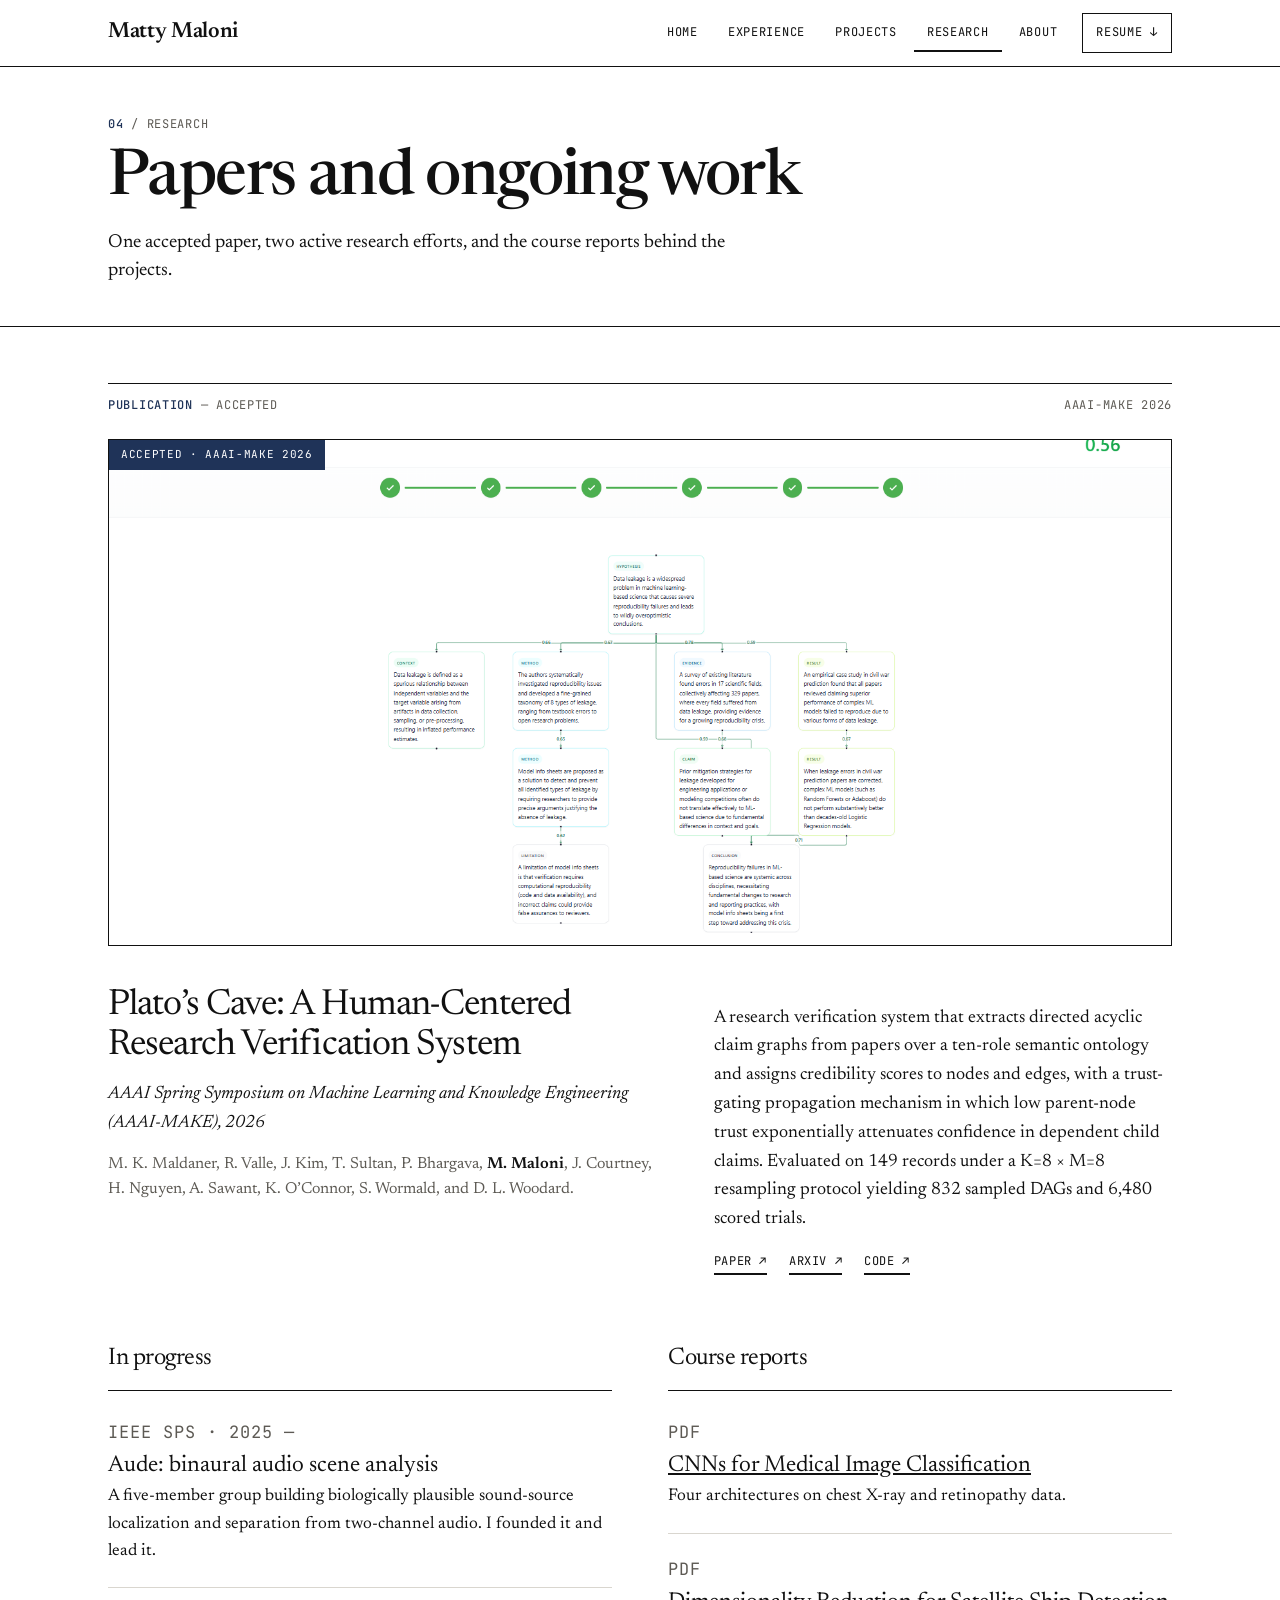
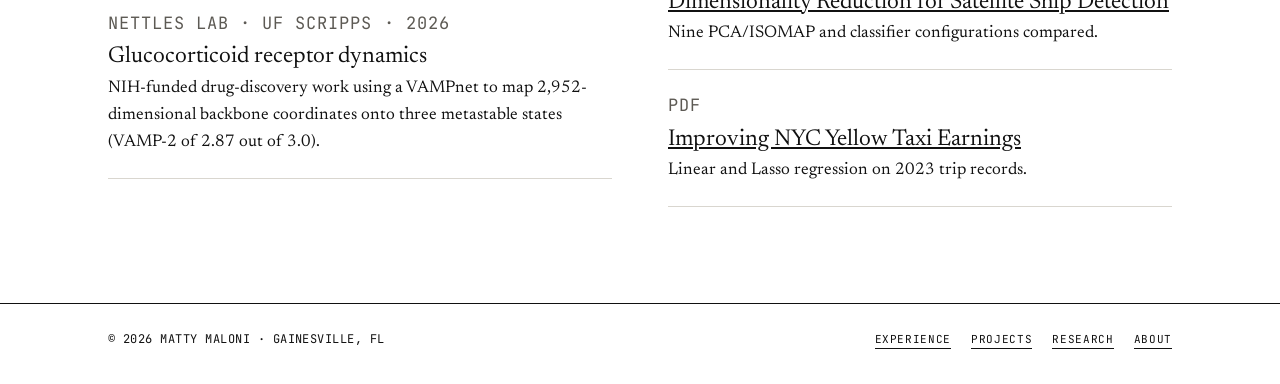
<file: research.html>
<!DOCTYPE html>
<html lang="en">
<head>
    <meta charset="UTF-8">
    <meta name="viewport" content="width=device-width, initial-scale=1.0">
    <title>Research · Matty Maloni</title>
    <meta name="description" content="Publications and ongoing research: Plato’s Cave (AAAI-MAKE 2026), binaural audio scene analysis, and glucocorticoid receptor dynamics.">
    <link rel="icon" href="data:image/svg+xml,%3Csvg xmlns='http://www.w3.org/2000/svg' viewBox='0 0 64 64'%3E%3Crect width='64' height='64' fill='%231d3fd6'/%3E%3Ctext x='32' y='43' font-family='monospace' font-size='26' font-weight='700' fill='white' text-anchor='middle'%3EMM%3C/text%3E%3C/svg%3E">
    <link rel="preconnect" href="https://fonts.googleapis.com">
    <link rel="preconnect" href="https://fonts.gstatic.com" crossorigin>
    <link href="https://fonts.googleapis.com/css2?family=JetBrains+Mono:wght@400;500&family=Newsreader:ital,opsz,wght@0,6..72,400;0,6..72,500;0,6..72,600;1,6..72,400&display=swap" rel="stylesheet">
    <link rel="stylesheet" href="styles.css">
</head>
<body>
    <header class="site-header">
        <div class="wrap">
            <a href="index.html" class="brand" aria-label="Matty Maloni, home">
                Matty Maloni
            </a>
            <button class="menu-btn" aria-expanded="false" aria-controls="site-nav">Menu</button>
            <nav class="nav" id="site-nav" aria-label="Main">
                <a href="index.html">Home</a>
                <a href="experience.html">Experience</a>
                <a href="projects.html">Projects</a>
                <a href="research.html" aria-current="page">Research</a>
                <a href="about.html">About</a>
                <a href="Matthew_Maloni_Resume.pdf" class="resume" target="_blank" rel="noopener noreferrer">Resume ↓</a>
            </nav>
        </div>
    </header>

    <section class="page-head">
        <div class="wrap">
            <p class="label"><b>04</b> / Research</p>
            <h1>Papers and <em>ongoing</em> work</h1>
            <p class="lede">One accepted paper, two active research efforts, and the course reports behind the projects.</p>
        </div>
    </section>
    <main>
    <section class="pub">
        <div class="wrap">
            <div class="section-bar">
                <p class="label"><b>PUBLICATION</b> — Accepted</p>
                <p class="label">AAAI-MAKE 2026</p>
            </div>
            <div class="figure" style="margin-bottom:40px">
                <span class="tag accepted">Accepted · AAAI-MAKE 2026</span>
                <img src="images/platos_cave_photo.png" alt="Plato’s Cave claim graph with credibility scores on each node and edge">
            </div>
            <div class="pub-body">
                <div>
                    <h2>Plato’s Cave: A Human-Centered Research Verification System</h2>
                    <p class="venue">AAAI Spring Symposium on Machine Learning and Knowledge Engineering (AAAI-MAKE), 2026</p>
                    <p class="authors">
                        M. K. Maldaner, R. Valle, J. Kim, T. Sultan, P. Bhargava, <b>M. Maloni</b>, J.
                        Courtney, H. Nguyen, A. Sawant, K. O’Connor, S. Wormald, and D. L. Woodard.
                    </p>
                </div>
                <div>
                    <p>
                        A research verification system that extracts directed acyclic claim graphs from papers over
                        a ten-role semantic ontology and assigns credibility scores to nodes and edges, with a
                        trust-gating propagation mechanism in which low parent-node trust exponentially attenuates
                        confidence in dependent child claims. Evaluated on 149 records under a K=8 × M=8
                        resampling protocol yielding 832 sampled DAGs and 6,480 scored trials.
                    </p>
                    <div class="links">
                        <a class="arrow-link" href="https://ojs.aaai.org/index.php/AAAI-SS/article/view/42575" target="_blank" rel="noopener noreferrer">Paper ↗</a>
                        <a class="arrow-link" href="https://arxiv.org/abs/2603.23526" target="_blank" rel="noopener noreferrer">arXiv ↗</a>
                        <a class="arrow-link" href="https://github.com/matheusmaldaner/PlatosCave" target="_blank" rel="noopener noreferrer">Code ↗</a>
                    </div>
                </div>
            </div>
        </div>
    </section>

    <section class="stack">
        <div class="wrap stack-grid">
            <div>
                <h3>In progress</h3>
                <div class="card-row">
                    <p class="label">IEEE SPS · 2025 —</p>
                    <h4>Aude: binaural audio scene analysis</h4>
                    <p>A five-member group building biologically plausible sound-source localization and separation from two-channel audio. I founded it and lead it.</p>
                </div>
                <div class="card-row">
                    <p class="label">Nettles Lab · UF Scripps · 2026</p>
                    <h4>Glucocorticoid receptor dynamics</h4>
                    <p>NIH-funded drug-discovery work using a VAMPnet to map 2,952-dimensional backbone coordinates onto three metastable states (VAMP-2 of 2.87 out of 3.0).</p>
                </div>
            </div>
            <div>
                <h3>Course reports</h3>
                <div class="card-row">
                    <p class="label">PDF</p>
                    <h4><a href="CNNs for Medical Image Classification.pdf" target="_blank" rel="noopener noreferrer">CNNs for Medical Image Classification</a></h4>
                    <p>Four architectures on chest X-ray and retinopathy data.</p>
                </div>
                <div class="card-row">
                    <p class="label">PDF</p>
                    <h4><a href="Dimensionality Reduction for Satellite Ship Detection.pdf" target="_blank" rel="noopener noreferrer">Dimensionality Reduction for Satellite Ship Detection</a></h4>
                    <p>Nine PCA/ISOMAP and classifier configurations compared.</p>
                </div>
                <div class="card-row">
                    <p class="label">PDF</p>
                    <h4><a href="Improving_NYC_Yellow_Taxi_Earnings.pdf" target="_blank" rel="noopener noreferrer">Improving NYC Yellow Taxi Earnings</a></h4>
                    <p>Linear and Lasso regression on 2023 trip records.</p>
                </div>
            </div>
        </div>
    </section>
    </main>

    <footer class="site-footer">
        <div class="wrap">
            <p class="mono">© 2026 Matty Maloni · Gainesville, FL</p>
            <nav aria-label="Footer"><a href="experience.html">Experience</a> <a href="projects.html">Projects</a> <a href="research.html">Research</a> <a href="about.html">About</a></nav>
        </div>
    </footer>
    <script src="script.js"></script>
</body>
</html>
</file>
<file: styles.css>
/* ------------------------------------------------------------------
   Matty Maloni — portfolio
   Editorial serif type with lab-notebook labels and grid.
------------------------------------------------------------------- */

:root {
    --ink: #111111;
    --paper: #ffffff;
    --blue: #1f3358;
    --red: #b3261e;
    --hl: #ffe94d;
    --rule: #d9d6cf;
    --muted: #5d5a54;

    --serif: 'Newsreader', 'Iowan Old Style', Georgia, serif;
    --mono: 'JetBrains Mono', ui-monospace, 'SF Mono', Menlo, monospace;

    --wrap: 1120px;
    --gutter: 28px;
}

*, *::before, *::after { box-sizing: border-box; }

html { scroll-behavior: smooth; }

body {
    margin: 0;
    background: var(--paper);
    color: var(--ink);
    font-family: var(--serif);
    font-size: 18px;
    line-height: 1.6;
    -webkit-font-smoothing: antialiased;
    text-rendering: optimizeLegibility;
}

img, video { display: block; max-width: 100%; }

a { color: inherit; }

::selection { background: var(--hl); color: var(--ink); }

:focus-visible { outline: 3px solid var(--blue); outline-offset: 3px; }

.wrap { max-width: var(--wrap); margin: 0 auto; padding: 0 var(--gutter); }

/* ---------- shared bits ---------- */

.mono {
    font-family: var(--mono);
    font-size: 12px;
    letter-spacing: 0.04em;
    text-transform: uppercase;
}

.label {
    font-family: var(--mono);
    font-size: 12px;
    letter-spacing: 0.06em;
    text-transform: uppercase;
    color: var(--muted);
    margin: 0;
}

.label b { color: var(--blue); font-weight: 500; }

.arrow-link {
    font-family: var(--mono);
    font-size: 12px;
    letter-spacing: 0.05em;
    text-transform: uppercase;
    text-decoration: none;
    border-bottom: 2px solid var(--ink);
    padding-bottom: 2px;
    white-space: nowrap;
}

.arrow-link:hover { background: var(--hl); }

.links { display: flex; flex-wrap: wrap; gap: 10px 22px; margin-top: 18px; }

.tags { display: flex; flex-wrap: wrap; gap: 6px; margin: 16px 0 0; padding: 0; list-style: none; }

.tags li {
    font-family: var(--mono);
    font-size: 11px;
    letter-spacing: 0.04em;
    text-transform: uppercase;
    border: 1px solid var(--ink);
    padding: 2px 8px;
}

.btn {
    display: inline-block;
    font-family: var(--mono);
    font-size: 13px;
    letter-spacing: 0.05em;
    text-transform: uppercase;
    text-decoration: none;
    padding: 11px 18px;
    border: 1px solid var(--ink);
    background: var(--paper);
    color: var(--ink);
    cursor: pointer;
    transition: background 0.15s, color 0.15s;
}

.btn:hover { background: var(--hl); }
.btn.primary { background: var(--ink); border-color: var(--ink); color: #fff; }
.btn.primary:hover { background: var(--blue); border-color: var(--blue); }

/* ---------- header ---------- */

.site-header {
    position: sticky;
    top: 0;
    z-index: 20;
    background: var(--paper);
    border-bottom: 1px solid var(--ink);
}

.site-header .wrap {
    display: flex;
    align-items: center;
    justify-content: space-between;
    height: 66px;
}

.brand {
    display: flex;
    align-items: center;
    gap: 12px;
    text-decoration: none;
    font-size: 22px;
    font-weight: 600;
    letter-spacing: -0.015em;
}

.nav { display: flex; align-items: center; gap: 4px; }

.nav a {
    font-family: var(--mono);
    font-size: 12px;
    letter-spacing: 0.06em;
    text-transform: uppercase;
    text-decoration: none;
    padding: 9px 13px;
    transition: background 0.15s;
}

.nav a:hover { background: var(--hl); }
.nav a[aria-current="page"] { box-shadow: inset 0 -2px 0 var(--ink); }
.nav a.resume { border: 1px solid var(--ink); margin-left: 8px; }
.nav a.resume:hover { background: var(--hl); }

.menu-btn {
    display: none;
    background: none;
    border: 2px solid var(--ink);
    font-family: var(--mono);
    font-size: 12px;
    letter-spacing: 0.06em;
    text-transform: uppercase;
    padding: 8px 12px;
    cursor: pointer;
    color: var(--ink);
}

/* ---------- home: intro ---------- */

.intro {
    position: relative;
    padding: 56px 0 40px;
}

.intro-grid {
    display: grid;
    grid-template-columns: minmax(0, 1.6fr) minmax(0, 0.6fr);
    gap: 56px;
    align-items: center;
}

.intro h1 {
    font-weight: 500;
    font-size: clamp(38px, 5.2vw, 64px);
    line-height: 1.04;
    letter-spacing: -0.025em;
    margin: 14px 0 18px;
}

.intro h1 em, .page-head h1 em, .feature-body h2 em { font-style: normal; }

.intro .role {
    font-family: var(--mono);
    font-size: 14px;
    letter-spacing: 0.04em;
    text-transform: uppercase;
    margin: 0 0 22px;
    display: flex;
    align-items: center;
    gap: 12px;
}

.intro .role::before { content: ""; width: 38px; height: 2px; background: var(--ink); }

.intro .lede { font-size: 19px; line-height: 1.55; max-width: 34em; margin: 0 0 30px; }

.intro .cta { display: flex; flex-wrap: wrap; gap: 12px; }

.socials { display: flex; gap: 22px; margin-top: 26px; flex-wrap: wrap; }

.socials a {
    font-family: var(--mono);
    font-size: 12px;
    letter-spacing: 0.05em;
    text-transform: uppercase;
    text-decoration: none;
    border-bottom: 1px solid var(--ink);
}

.socials a:hover { background: var(--hl); }

.portrait { position: relative; max-width: 250px; margin-left: auto; width: 100%; }
.portrait .plate { aspect-ratio: 4 / 5; margin: 0 0 12px; }
.portrait img {
    width: 100%;
    height: 100%;
    object-fit: cover;
    object-position: center 18%;
    border: 1px solid var(--ink);
    background: var(--paper);
}
.portrait figcaption { margin: 0; }

/* ---------- home: featured project ---------- */

.feature { padding: 56px 0 16px; }

.section-bar {
    display: flex;
    align-items: baseline;
    justify-content: space-between;
    gap: 16px;
    border-top: 1px solid var(--ink);
    padding-top: 12px;
    margin-bottom: 24px;
}

.figure { position: relative; border: 1px solid var(--ink); background: var(--paper); overflow: hidden; aspect-ratio: 2.1 / 1; }
.figure img { width: 100%; height: 100%; object-fit: cover; transform: scale(1.12); transform-origin: 50% 58%; }
.figure .tag {
    position: absolute;
    top: 0;
    left: 0;
    z-index: 2;
    background: var(--ink);
    color: #fff;
    font-family: var(--mono);
    font-size: 11px;
    letter-spacing: 0.06em;
    text-transform: uppercase;
    padding: 6px 12px;
}
.figure .tag.accepted { background: var(--blue); }

.feature-body {
    display: grid;
    grid-template-columns: minmax(0, 1.15fr) minmax(0, 1fr);
    gap: 64px;
    padding-top: 36px;
}

.feature-body h2 {
    font-weight: 500;
    font-size: clamp(28px, 3.4vw, 40px);
    line-height: 1.12;
    letter-spacing: -0.025em;
    margin: 0;
}


.feature-body p { margin: 0 0 14px; }

.specs { margin: 22px 0 0; border-top: 1px solid var(--ink); }
.specs div { display: grid; grid-template-columns: 110px 1fr; gap: 12px; padding: 8px 0; border-bottom: 1px solid var(--rule); font-size: 16px; }
.specs dt { font-family: var(--mono); font-size: 11px; letter-spacing: 0.06em; text-transform: uppercase; color: var(--muted); padding-top: 4px; }
.specs dd { margin: 0; }

/* ---------- home: index of everything else ---------- */

.more { padding: 56px 0 96px; }

.more-grid { display: grid; grid-template-columns: repeat(2, minmax(0, 1fr)); gap: 64px; }

.more h3 {
    display: flex;
    align-items: center;
    justify-content: space-between;
    gap: 12px;
    margin: 0 0 6px;
    padding-bottom: 12px;
    border-bottom: 1px solid var(--ink);
    font-weight: 400;
    font-size: 24px;
    letter-spacing: -0.02em;
}

.more h3 span { display: flex; align-items: center; gap: 12px; }

.index { list-style: none; margin: 0; padding: 0; }

.index a {
    display: grid;
    grid-template-columns: 34px minmax(0, 1fr) auto;
    gap: 14px;
    align-items: baseline;
    text-decoration: none;
    padding: 15px 0;
    border-bottom: 1px solid var(--rule);
    transition: background 0.15s, padding 0.15s;
}

.index a:hover { background: var(--hl); padding-left: 10px; padding-right: 10px; }
.index .n { font-family: var(--mono); font-size: 12px; color: var(--blue); }
.index .t { font-size: 20px; line-height: 1.25; }
.index .t small { display: block; font-family: var(--mono); font-size: 11px; letter-spacing: 0.04em; text-transform: uppercase; color: var(--muted); margin-top: 3px; }
.index .d { font-family: var(--mono); font-size: 11px; letter-spacing: 0.04em; text-transform: uppercase; color: var(--muted); white-space: nowrap; }

/* ---------- inner pages: header ---------- */

.page-head { position: relative; padding: 48px 0 40px; border-bottom: 1px solid var(--ink); overflow: hidden; }

.page-head h1 {
    font-weight: 500;
    font-size: clamp(38px, 5.4vw, 64px);
    line-height: 1.04;
    letter-spacing: -0.025em;
    margin: 12px 0 16px;
}

.page-head .lede { max-width: 36em; margin: 0; font-size: 19px; line-height: 1.5; }

/* ---------- work page ---------- */

.proj-list { padding: 24px 0 96px; }

.proj {
    display: grid;
    grid-template-columns: minmax(0, 1.05fr) minmax(0, 1fr);
    gap: 56px;
    align-items: center;
    padding: 56px 0;
    border-bottom: 1px solid var(--ink);
}

.proj:last-child { border-bottom: none; }
.proj:nth-child(even) .proj-fig { order: 2; }

.proj-fig { position: relative; border: 1px solid var(--ink); background: var(--paper); aspect-ratio: 4 / 3; overflow: hidden; }
.proj-fig img, .proj-fig video { width: 100%; height: 100%; object-fit: contain; background: var(--paper); }
.proj-fig .tag {
    position: absolute; top: 0; left: 0; z-index: 2;
    background: var(--ink); color: #fff;
    font-family: var(--mono); font-size: 11px; letter-spacing: 0.06em; text-transform: uppercase;
    padding: 6px 12px;
}


.proj h2 { font-weight: 400; font-size: clamp(24px, 2.6vw, 30px); line-height: 1.15; letter-spacing: -0.02em; margin: 6px 0 14px; }
.proj p { margin: 0; }

.metric { display: flex; align-items: baseline; gap: 14px; margin: 0 0 14px; padding-bottom: 12px; border-bottom: 1px solid var(--ink); }
.metric strong { font-weight: 400; font-size: 36px; line-height: 1; letter-spacing: -0.03em; color: var(--blue); }
.metric span { font-family: var(--mono); font-size: 11px; letter-spacing: 0.05em; text-transform: uppercase; color: var(--muted); max-width: 18em; }

/* ---------- experience page ---------- */

.xp { padding: 56px 0 96px; }
.xp-group + .xp-group { margin-top: 72px; }

.xp-group > h2 {
    display: flex;
    align-items: center;
    gap: 14px;
    margin: 0;
    padding-bottom: 12px;
    border-bottom: 1px solid var(--ink);
    font-weight: 400;
    font-size: 28px;
    letter-spacing: -0.02em;
}


.entry { display: grid; grid-template-columns: 210px minmax(0, 1fr); gap: 40px; padding: 34px 0; border-bottom: 1px solid var(--rule); }
.entry .when { font-family: var(--mono); font-size: 12px; letter-spacing: 0.04em; text-transform: uppercase; line-height: 1.7; }
.entry .when span { display: block; color: var(--muted); }
.entry-head { display: flex; align-items: center; gap: 16px; margin-bottom: 14px; }
.entry-head img { width: 48px; height: 48px; object-fit: contain; border: 1px solid var(--ink); background: #fff; flex: none; }
.entry-head h3 { margin: 0; font-weight: 400; font-size: 23px; line-height: 1.12; letter-spacing: -0.015em; }
.entry-head p { margin: 3px 0 0; font-family: var(--mono); font-size: 12px; letter-spacing: 0.05em; text-transform: uppercase; color: var(--blue); }

.entry ul { margin: 0; padding: 0; list-style: none; }
.entry li { position: relative; padding-left: 22px; margin-bottom: 9px; }
.entry li::before { content: ""; position: absolute; left: 0; top: 0.65em; width: 6px; height: 6px; background: var(--blue); }
.entry .sub { font-family: var(--mono); font-size: 12px; letter-spacing: 0.04em; text-transform: uppercase; margin: 20px 0 8px; }
.entry a.inline { text-decoration-thickness: 2px; text-underline-offset: 3px; }

/* ---------- research page ---------- */

.pub { display: grid; gap: 40px; padding: 56px 0 24px; }
.pub-body { display: grid; grid-template-columns: minmax(0, 1.2fr) minmax(0, 1fr); gap: 56px; }
.pub h2 { font-weight: 400; font-size: clamp(26px, 3vw, 36px); line-height: 1.12; letter-spacing: -0.025em; margin: 0 0 14px; }
.pub .venue { font-style: italic; margin: 0 0 14px; }
.pub .authors { font-size: 16px; color: var(--muted); margin: 0; }
.pub .authors b { color: var(--ink); font-weight: 600; }

.stack { padding: 40px 0 96px; }
.stack-grid { display: grid; grid-template-columns: repeat(2, minmax(0, 1fr)); gap: 56px; }
.stack h3 { margin: 0 0 6px; padding-bottom: 12px; border-bottom: 1px solid var(--ink); font-weight: 400; font-size: 24px; letter-spacing: -0.02em; }
.card-row { padding: 22px 0; border-bottom: 1px solid var(--rule); }
.card-row h4 { margin: 0 0 4px; font-weight: 400; font-size: 23px; line-height: 1.2; }
.card-row p { margin: 0; font-size: 17px; }
.card-row .label { margin-bottom: 6px; }

/* ---------- about page ---------- */

.about { padding: 56px 0 40px; display: grid; grid-template-columns: minmax(0, 1.25fr) minmax(0, 1fr); gap: 72px; }
.about p { margin: 0 0 18px; }

.edu { border-top: 1px solid var(--ink); }
.edu h3 { margin: 12px 0 0; font-weight: 400; font-size: 24px; letter-spacing: -0.02em; }
.edu-item { padding: 18px 0; border-bottom: 1px solid var(--rule); }
.edu-item h4 { margin: 0 0 2px; font-weight: 500; font-size: 20px; }
.edu-item p { margin: 0 0 4px; font-size: 17px; }
.edu-item .label { margin-bottom: 2px; }
.edu-item .courses { font-size: 15px; color: var(--muted); margin-top: 8px; }

.toolbox { padding: 40px 0 56px; }
.toolbox h2, .contact h2 { margin: 0; padding-bottom: 12px; border-bottom: 1px solid var(--ink); font-weight: 400; font-size: 28px; letter-spacing: -0.02em; display: flex; align-items: center; gap: 14px; }
.toolbox dl { margin: 0; }
.toolbox .row { display: grid; grid-template-columns: 240px minmax(0, 1fr); gap: 32px; padding: 16px 0; border-bottom: 1px solid var(--rule); }
.toolbox dt { font-family: var(--mono); font-size: 12px; letter-spacing: 0.06em; text-transform: uppercase; color: var(--blue); padding-top: 5px; }
.toolbox dd { margin: 0; }

.contact { padding: 40px 0 96px; }
.contact-grid { display: grid; grid-template-columns: minmax(0, 1fr) minmax(0, 1fr); gap: 72px; padding-top: 32px; }
.contact-grid > div > p { margin: 0 0 22px; }
.contact-list { margin: 0 0 22px; padding: 0; list-style: none; border-top: 1px solid var(--ink); }
.contact-list li { display: grid; grid-template-columns: 100px 1fr; padding: 10px 0; border-bottom: 1px solid var(--rule); font-size: 17px; }
.contact-list .label { padding-top: 4px; }
.contact-list a { text-decoration-thickness: 1px; text-underline-offset: 3px; }

form .field { margin-bottom: 18px; }
form label { display: block; font-family: var(--mono); font-size: 11px; letter-spacing: 0.06em; text-transform: uppercase; color: var(--muted); margin-bottom: 4px; }
form input, form textarea {
    width: 100%;
    font: inherit;
    font-size: 18px;
    color: var(--ink);
    background: var(--paper);
    border: 0;
    border-bottom: 2px solid var(--ink);
    border-radius: 0;
    padding: 8px 0;
    outline: none;
}
form textarea { border: 2px solid var(--ink); padding: 10px 12px; resize: vertical; min-height: 130px; }
form input:focus, form textarea:focus { background: #fffbe0; }
.form-status { font-family: var(--mono); font-size: 12px; letter-spacing: 0.03em; margin: 14px 0 0; min-height: 1.4em; }
.form-status.success { color: #0a7a3c; }
.form-status.error { color: var(--red); }

/* ---------- footer ---------- */

.site-footer { border-top: 1px solid var(--ink); padding: 26px 0 34px; }
.site-footer .wrap { display: flex; align-items: center; justify-content: space-between; gap: 16px; flex-wrap: wrap; }
.site-footer p { margin: 0; }
.site-footer nav { display: flex; gap: 20px; flex-wrap: wrap; }
.site-footer a { font-family: var(--mono); font-size: 11px; letter-spacing: 0.06em; text-transform: uppercase; text-decoration: none; border-bottom: 1px solid var(--ink); }
.site-footer a:hover { background: var(--hl); }

/* ---------- responsive ---------- */

@media (max-width: 960px) {
    .intro-grid { grid-template-columns: 1fr; gap: 56px; }
    .portrait { margin: 0; max-width: 220px; }
    .feature-body, .pub-body, .about, .contact-grid, .more-grid, .stack-grid { grid-template-columns: 1fr; gap: 36px; }
    .proj { grid-template-columns: 1fr; gap: 28px; }
    .proj:nth-child(even) .proj-fig { order: 0; }
                }

@media (max-width: 760px) {
    :root { --gutter: 20px; }
    body { font-size: 17px; }
    .menu-btn { display: block; }
    .nav {
        display: none;
        position: absolute;
        top: 66px;
        left: 0;
        right: 0;
        background: var(--paper);
        border-bottom: 1px solid var(--ink);
        flex-direction: column;
        align-items: stretch;
        padding: 10px var(--gutter) 18px;
        gap: 0;
    }
    .nav.open { display: flex; }
    .nav a { padding: 14px 0; border-bottom: 1px solid var(--rule); }
    .nav a[aria-current="page"] { padding-left: 10px; }
    .nav a.resume { margin: 14px 0 0; text-align: center; border-bottom: 2px solid var(--ink); }
    .brand { font-size: 21px; }
    .intro { padding: 48px 0 56px; }
    .intro .lede { font-size: 19px; }
    .figure { aspect-ratio: 4 / 3; }
    .figure img { transform: scale(1.35); }
    .entry { grid-template-columns: 1fr; gap: 10px; padding: 28px 0; }
    .toolbox .row { grid-template-columns: 1fr; gap: 2px; }
    .index a { grid-template-columns: 28px minmax(0, 1fr); }
    .index .d { grid-column: 2; }
    .page-head { padding: 44px 0 40px; }
            .proj { padding: 40px 0; }
    .specs div { grid-template-columns: 90px 1fr; }
    .contact-list li { grid-template-columns: 80px 1fr; }
}

@media (prefers-reduced-motion: reduce) {
    html { scroll-behavior: auto; }
    * { transition: none !important; }
}

/* ---------- featured carousel ---------- */

.carousel-nav { display: flex; align-items: center; }
.slide-btn {
    position: absolute;
    top: 50%;
    transform: translateY(-50%);
    z-index: 3;
    width: 40px;
    height: 56px;
    font-family: var(--mono);
    font-size: 16px;
    line-height: 1;
    background: var(--paper);
    border: 1px solid var(--ink);
    color: var(--ink);
    cursor: pointer;
    transition: background 0.15s;
}
.slide-btn.prev { left: 0; border-left: none; }
.slide-btn.next { right: 0; border-right: none; }
.slide-btn:hover { background: var(--hl); }
.slide[hidden] { display: none; }
.figure.fit img { object-fit: contain; transform: none; }
.slide .feature-body { min-height: 300px; }

@media (max-width: 960px) { .slide .feature-body { min-height: 0; } }
</file>
